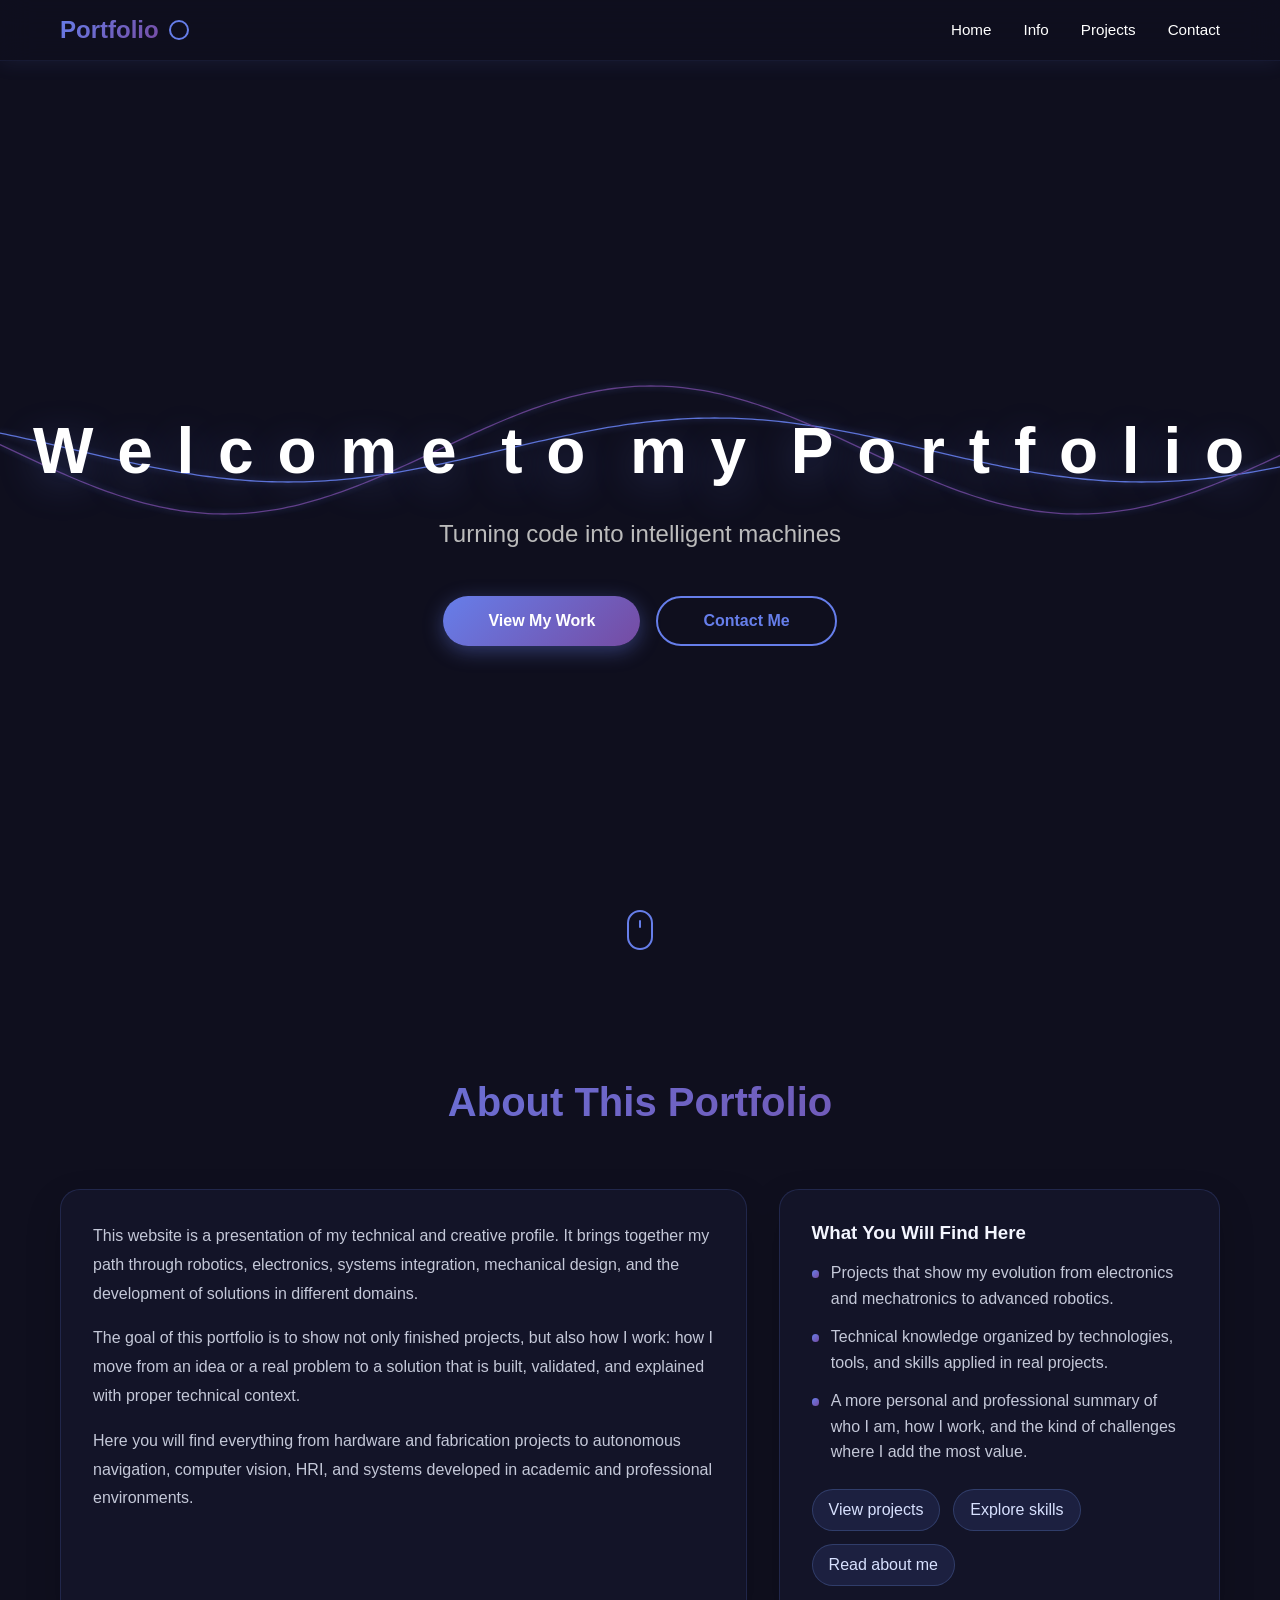
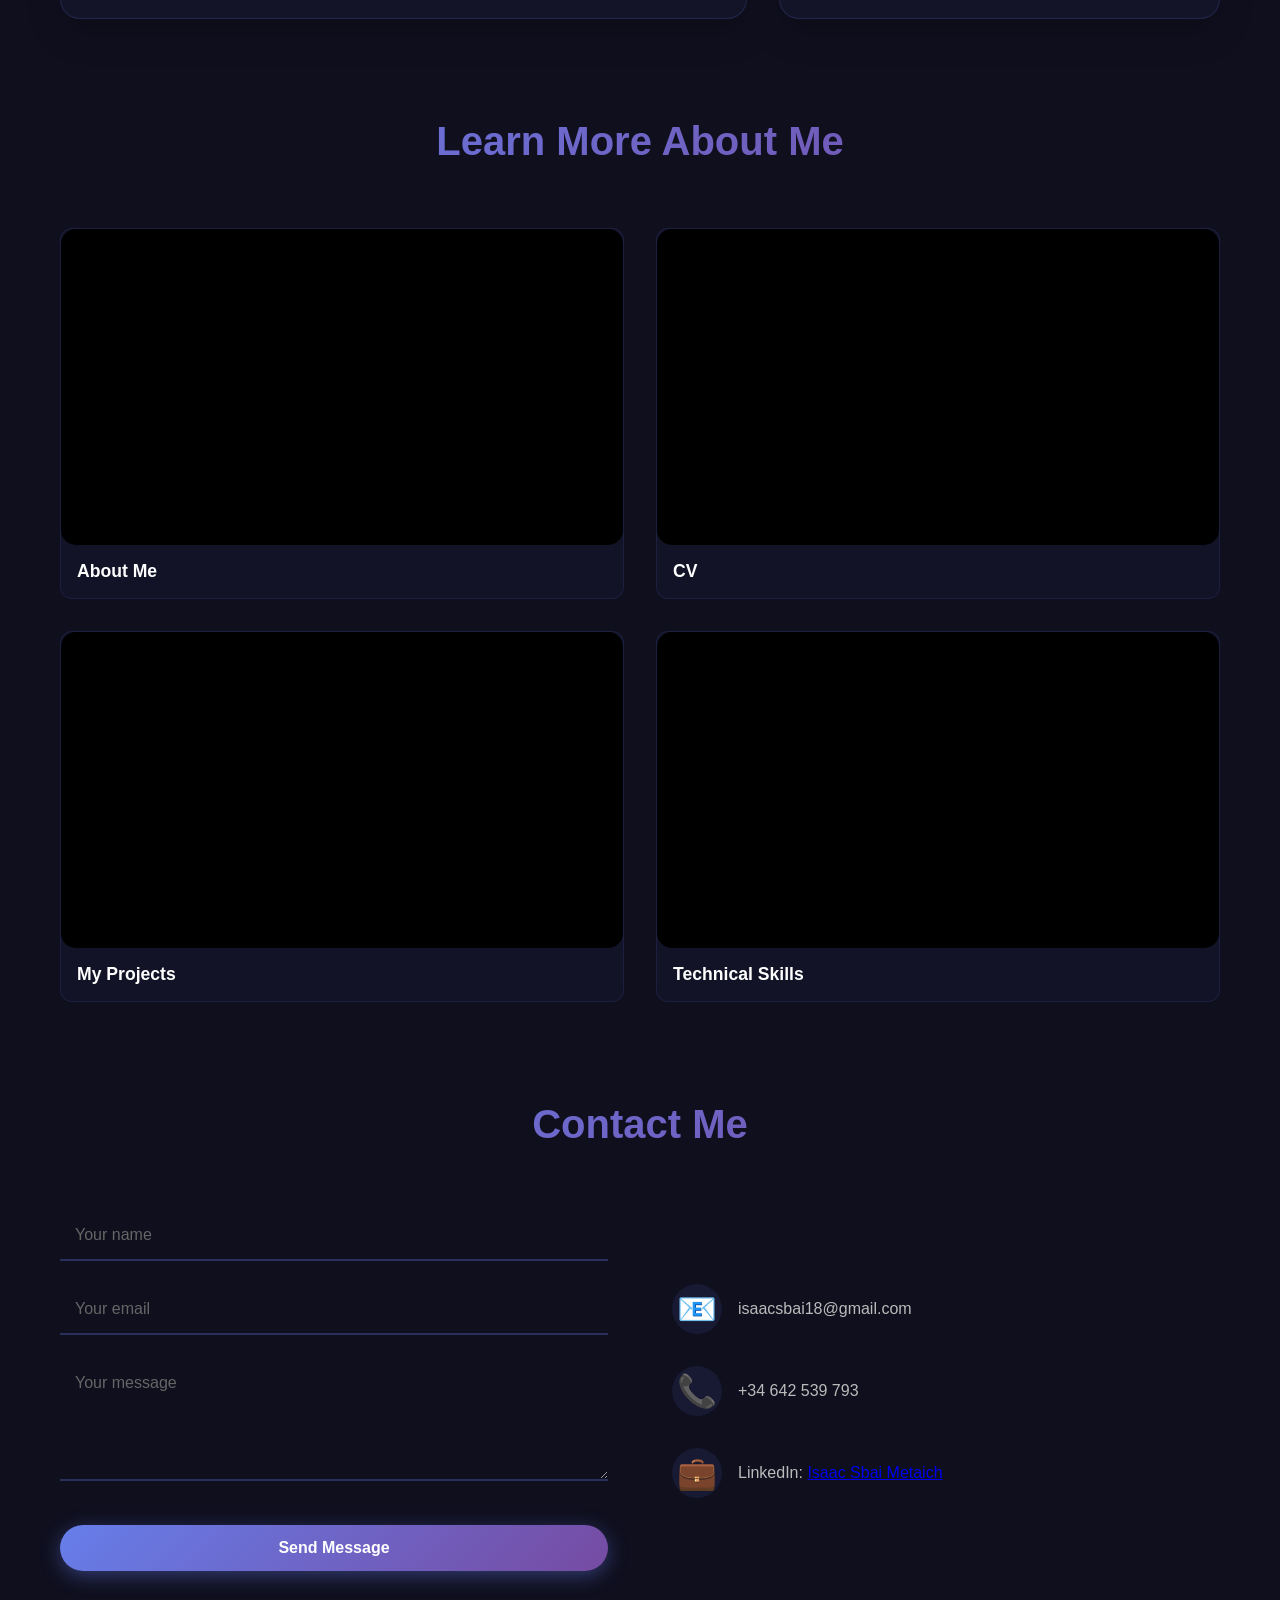
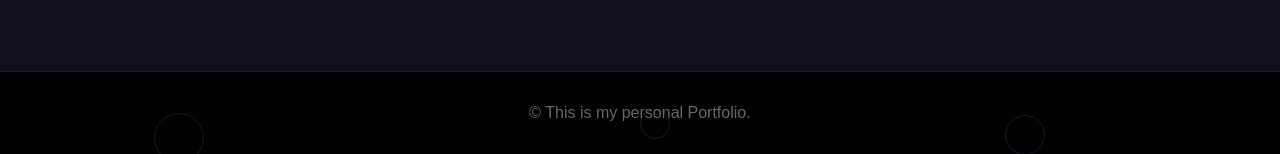
<file: index.html>
<!DOCTYPE html>
<html lang="en">
<head>
    <meta charset="UTF-8">
    <meta name="viewport" content="width=device-width, initial-scale=1.0">
    <title>Isaac Sbai Metaich — Robotics Portfolio</title>
    <link rel="icon" type="image/jpeg" href="logo_ISM.jpg">
    <meta name="description" content="All my background, skills and projects in robotics, electronics and mechatronics.">
    <meta property="og:type" content="website">
    <meta property="og:title" content="Isaac Sbai Metaich — Robotics Portfolio">
    <meta property="og:description" content="All my background, skills and projects I have been involved so far.">
    <meta property="og:url" content="https://isaac-sm.github.io/Portfolio/index.html">
    <meta property="og:image" content="https://isaac-sm.github.io/Portfolio/logo_ISM.jpg">
    <meta name="twitter:card" content="summary">
    <link rel="stylesheet" href="style.css">
</head>
<body>
    <!-- Animated wave background -->
    <div class="wave-background">
        <svg class="waves" viewBox="0 0 1200 1400" preserveAspectRatio="xMidYMid slice">
            <g class="wave-group">
                <!-- Primary wave (baseline amplitude) -->
                <path id="wave1" class="wave-line" d="M0,700 L1200,700" />
                <!-- Secondary wave (double amplitude) -->
                <path id="wave2" class="wave-line" style="stroke: #764ba2; opacity: 0.9;" d="M0,700 L1200,700" />
            </g>
        </svg>
    </div>

    <!-- Navigation -->
    <nav class="navbar">
        <div class="container">
            <div class="logo">
                <span class="logo-text">Portfolio</span>
                <div class="logo-animation"></div>
            </div>
            <ul class="nav-links">
                <li><a href="#inicio">Home</a></li>
                <li><a href="#habilidades">Info</a></li>
                <li><a href="#mas-sobre-mi">Projects</a></li>
                <li><a href="#contacto">Contact</a></li>
            </ul>
        </div>
    </nav>

    <!-- Hero Section -->
    <section id="inicio" class="hero">
        <div class="hero-shapes">
            <div class="shape shape-1"></div>
            <div class="shape shape-2"></div>
            <div class="shape shape-3"></div>
        </div>
        
        <div class="hero-content">
            <div class="title-wrapper">
                <h1 class="hero-title">
                    <span class="letter">W</span>
                    <span class="letter">e</span>
                    <span class="letter">l</span>
                    <span class="letter">c</span>
                    <span class="letter">o</span>
                    <span class="letter">m</span>
                    <span class="letter">e</span>
                    <span class="letter"> </span>
                    <span class="letter">t</span>
                    <span class="letter">o</span>
                    <span class="letter"> </span>
                    <span class="letter">m</span>
                    <span class="letter">y</span>
                    <span class="letter"> </span>
                    <span class="letter">P</span>
                    <span class="letter">o</span>
                    <span class="letter">r</span>
                    <span class="letter">t</span>
                    <span class="letter">f</span>
                    <span class="letter">o</span>
                    <span class="letter">l</span>
                    <span class="letter">i</span>
                    <span class="letter">o</span>
                </h1>
            </div>
            <p class="hero-subtitle">Turning code into intelligent machines</p>
            <div class="cta-buttons">
                <button class="btn-primary" onclick="scrollToSection('#mas-sobre-mi')">View My Work</button>
                <button class="btn-secondary" onclick="scrollToSection('#contacto')">Contact Me</button>
            </div>
        </div>

        <div class="scroll-indicator">
            <div class="mouse"></div>
        </div>
    </section>

    <!-- Portfolio Intro Section -->
    <section id="habilidades" class="skills">
        <div class="container">
            <h2 class="section-title">About This Portfolio</h2>
            <div class="portfolio-intro">
                <div class="portfolio-copy">
                    <p>This website is a presentation of my technical and creative profile. It brings together my path through robotics, electronics, systems integration, mechanical design, and the development of solutions in different domains.</p>
                    <p>The goal of this portfolio is to show not only finished projects, but also how I work: how I move from an idea or a real problem to a solution that is built, validated, and explained with proper technical context.</p>
                    <p>Here you will find everything from hardware and fabrication projects to autonomous navigation, computer vision, HRI, and systems developed in academic and professional environments.</p>
                </div>
                <div class="portfolio-panel">
                    <h3>What You Will Find Here</h3>
                    <ul class="portfolio-list">
                        <li>Projects that show my evolution from electronics and mechatronics to advanced robotics.</li>
                        <li>Technical knowledge organized by technologies, tools, and skills applied in real projects.</li>
                        <li>A more personal and professional summary of who I am, how I work, and the kind of challenges where I add the most value.</li>
                    </ul>
                    <div class="portfolio-links">
                        <a href="mis-proyectos.html">View projects</a>
                        <a href="conocimientos-tecnicos.html">Explore skills</a>
                        <a href="sobre-mi.html">Read about me</a>
                    </div>
                </div>
            </div>
        </div>
    </section>

    <!-- More About Me Section -->
    <section id="mas-sobre-mi" class="more-about">
        <div class="container">
            <h2 class="section-title">Learn More About Me</h2>
            <div class="more-grid">
                <a class="more-card" href="sobre-mi.html">
                    <div class="video-container">
                        <video autoplay muted loop playsinline preload="metadata">
                            <source src="videos/sobre-mi.mp4" type="video/mp4">
                        </video>
                        <div class="video-overlay"><span class="play-icon">▶</span></div>
                    </div>
                    <h3>About Me</h3>
                </a>

                <a class="more-card" href="cv.html">
                    <div class="video-container">
                        <video autoplay muted loop playsinline preload="metadata">
                            <source src="videos/cv.mp4" type="video/mp4">
                        </video>
                        <div class="video-overlay"><span class="play-icon">▶</span></div>
                    </div>
                    <h3>CV</h3>
                </a>

                <a class="more-card" href="mis-proyectos.html">
                    <div class="video-container">
                        <video autoplay muted loop playsinline preload="metadata">
                            <source src="videos/mis-proyectos.mp4" type="video/mp4">
                        </video>
                        <div class="video-overlay"><span class="play-icon">▶</span></div>
                    </div>
                    <h3>My Projects</h3>
                </a>

                <a class="more-card" href="conocimientos-tecnicos.html">
                    <div class="video-container">
                        <video autoplay muted loop playsinline preload="metadata">
                            <source src="videos/conocimientos.mp4" type="video/mp4">
                        </video>
                        <div class="video-overlay"><span class="play-icon">▶</span></div>
                    </div>
                    <h3>Technical Skills</h3>
                </a>
            </div>
        </div>
    </section>

    <!-- Animated Statistics Section 
    <section class="stats">
        <div class="container">
            <div class="stat-item">
                <div class="stat-number" data-target="150">0</div>
                <p>Completed Projects</p>
            </div>
            <div class="stat-item">
                <div class="stat-number" data-target="200">0</div>
                <p>Satisfied Clients</p>
            </div>
            <div class="stat-item">
                <div class="stat-number" data-target="10">0</div>
                <p>Years of Experience</p>
            </div>
            <div class="stat-item">
                <div class="stat-number" data-target="99">0</div>
                <p>% Satisfaction</p>
            </div>
        </div>
    </section>
    -->
    <!-- Contact Section -->
    <section id="contacto" class="contact">
        <div class="container">
            <h2 class="section-title">Contact Me</h2>
            <div class="contact-content">
                <form class="contact-form" action="https://formsubmit.co/43396f07e536f91ed028c464e383d884" method="POST">
                    <input type="hidden" name="_subject" value="New portfolio message from your website">
                    <input type="hidden" name="_captcha" value="false">
                    <input type="hidden" name="_template" value="table">
                    <input type="hidden" name="_next" id="form-next-url" value="thank-you.html">
                    <div class="form-group">
                        <input type="text" name="name" placeholder="Your name" required>
                        <span class="form-border"></span>
                    </div>
                    <div class="form-group">
                        <input type="email" name="email" placeholder="Your email" required>
                        <span class="form-border"></span>
                    </div>
                    <div class="form-group">
                        <textarea name="message" placeholder="Your message" rows="5" required></textarea>
                        <span class="form-border"></span>
                    </div>
                    <button type="submit" class="btn-primary">Send Message</button>
                </form>
                <div class="contact-info">
                    <div class="info-item">
                        <span class="info-icon">📧</span>
                        <p>isaacsbai18@gmail.com</p>
                    </div>
                    <div class="info-item">
                        <span class="info-icon">📞</span>
                        <p>+34 642 539 793</p>
                    </div>
                    <div class="info-item">
                        <span class="info-icon">💼</span>
                        <p>LinkedIn: <a href="https://www.linkedin.com/in/isaac-sbai-metaich-0535a42b7/" target="_blank">Isaac Sbai Metaich</a></p>
                    </div>
                    <!--
                    <div class="social-links">
                        <a href="#" class="social-icon">𝕏</a>
                        <a href="#" class="social-icon">👨‍💻</a>
                        <a href="#" class="social-icon">💼</a>
                        <a href="#" class="social-icon">📷</a>
                    </div>
                    -->
                </div>
            </div>
        </div>
    </section>

    <!-- Footer -->
    <footer class="footer">
        <div class="footer-content">
            <p>&copy; This is my personal Portfolio. </p>
            <div class="floating-shapes">
                <div class="float-shape"></div>
                <div class="float-shape"></div>
                <div class="float-shape"></div>
            </div>
        </div>
    </footer>

    <script src="script.js"></script>
</body>
</html>
</file>
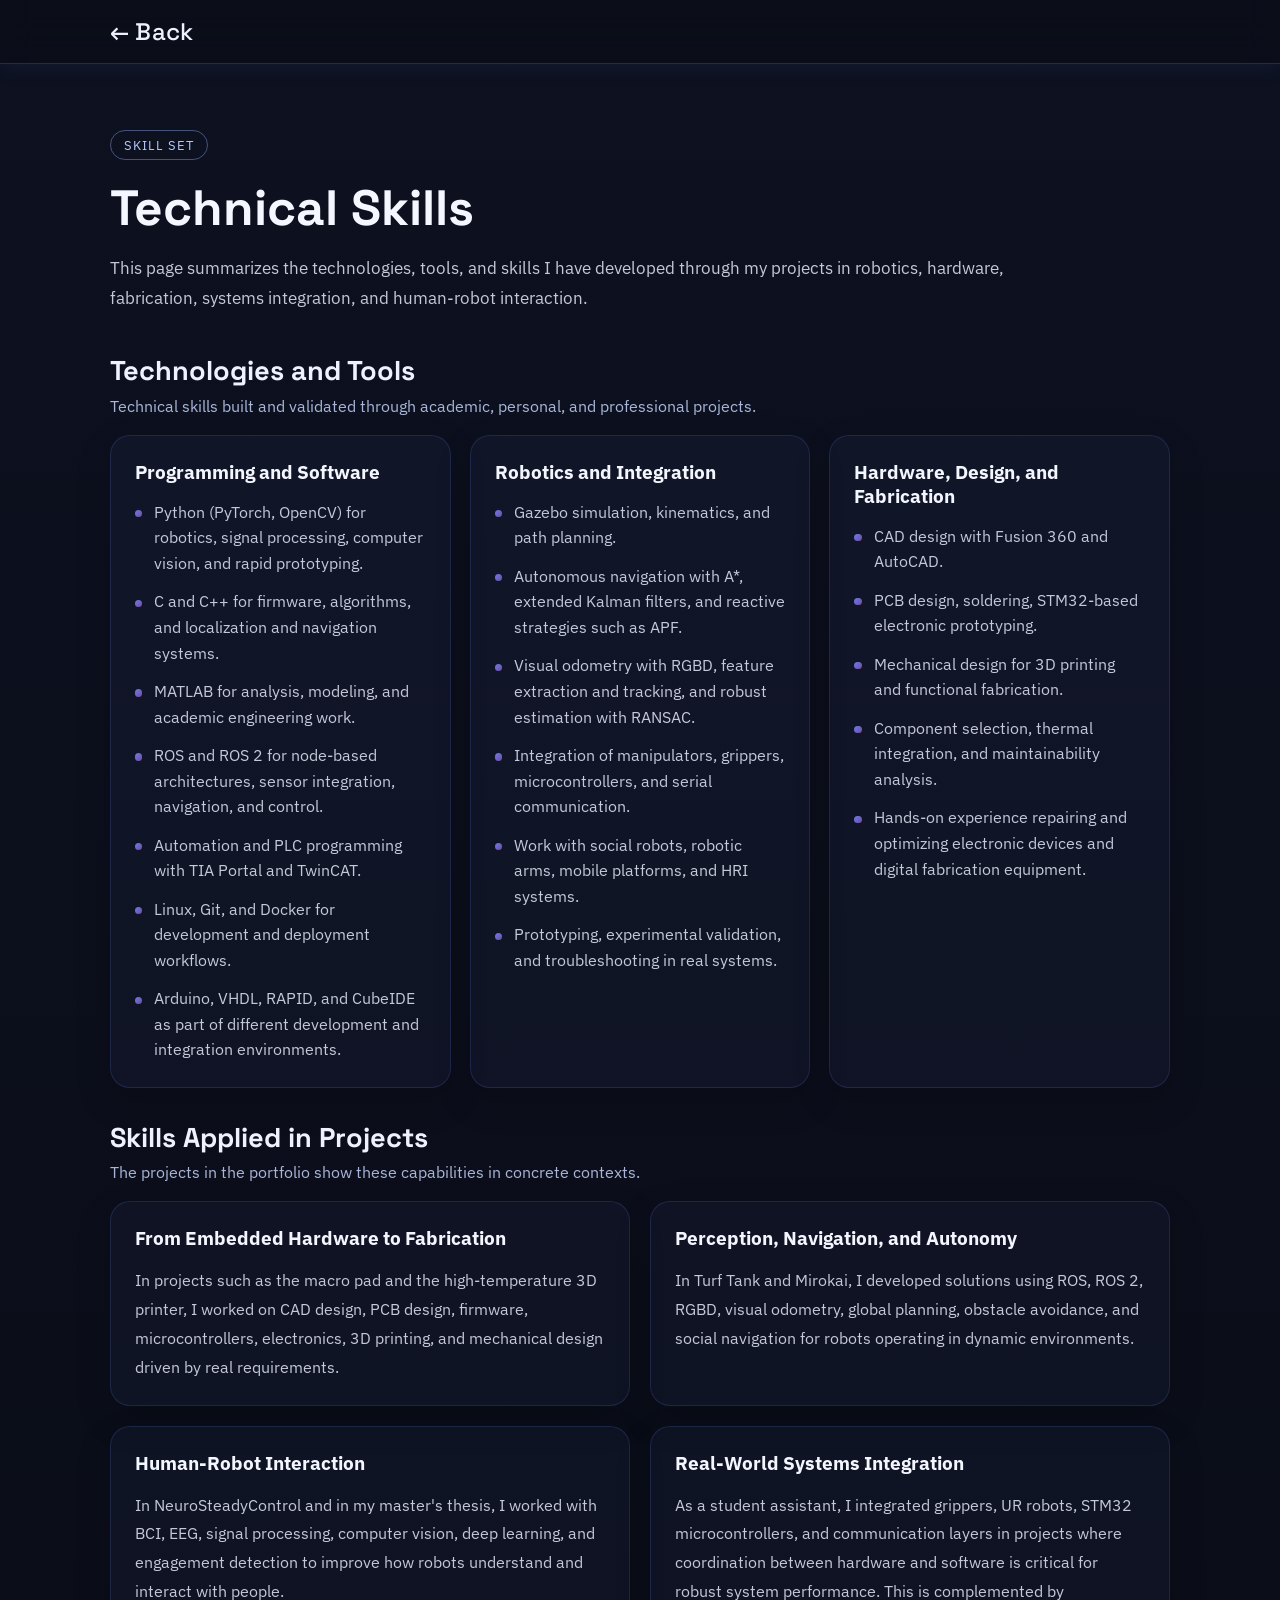
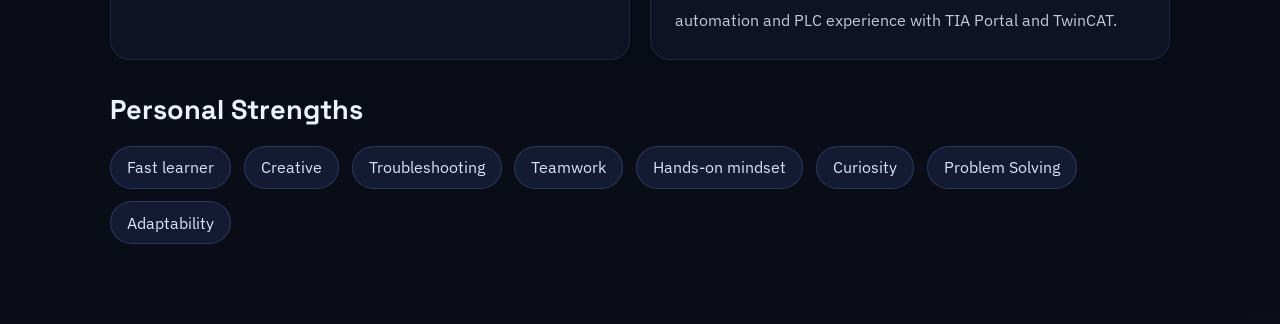
<file: conocimientos-tecnicos.html>
<!DOCTYPE html>
<html lang="en">
<head>
    <meta charset="UTF-8">
    <meta name="viewport" content="width=device-width, initial-scale=1.0">
    <title>Technical Skills — My Portfolio</title>
    <link rel="icon" type="image/jpeg" href="logo_ISM.jpg">
    <meta property="og:type" content="website">
    <meta property="og:title" content="Technical Skills — Isaac Sbai Metaich">
    <meta property="og:description" content="Technologies, tools and skills in robotics, hardware and systems integration.">
    <meta property="og:url" content="https://isaac-sm.github.io/Portfolio/conocimientos-tecnicos.html">
    <meta property="og:image" content="https://isaac-sm.github.io/Portfolio/logo_ISM.jpg">
    <meta name="twitter:card" content="summary">
    <link rel="preconnect" href="https://fonts.googleapis.com">
    <link rel="preconnect" href="https://fonts.gstatic.com" crossorigin>
    <link href="https://fonts.googleapis.com/css2?family=Space+Grotesk:wght@400;500;700&family=IBM+Plex+Sans:wght@400;500;600&display=swap" rel="stylesheet">
    <link rel="stylesheet" href="style.css">
</head>
<body class="cv-page">
    <nav class="navbar">
        <div class="container">
            <div class="logo"><a class="cv-back" href="index.html">← Back</a></div>
        </div>
    </nav>
    <main class="subpage-main">
        <section class="subpage-hero">
            <p class="cv-kicker">Skill Set</p>
            <h1>Technical Skills</h1>
            <p class="subpage-lead">This page summarizes the technologies, tools, and skills I have developed through my projects in robotics, hardware, fabrication, systems integration, and human-robot interaction.</p>
        </section>

        <section class="info-section">
            <div class="info-section-heading">
                <h2>Technologies and Tools</h2>
                <p>Technical skills built and validated through academic, personal, and professional projects.</p>
            </div>
            <div class="info-grid info-grid-3">
                <article class="info-card">
                    <h3>Programming and Software</h3>
                    <ul class="info-list">
                        <li>Python (PyTorch, OpenCV) for robotics, signal processing, computer vision, and rapid prototyping.</li>
                        <li>C and C++ for firmware, algorithms, and localization and navigation systems.</li>
                        <li>MATLAB for analysis, modeling, and academic engineering work.</li>
                        <li>ROS and ROS 2 for node-based architectures, sensor integration, navigation, and control.</li>
                        <li>Automation and PLC programming with TIA Portal and TwinCAT.</li>
                        <li>Linux, Git, and Docker for development and deployment workflows.</li>
                        <li>Arduino, VHDL, RAPID, and CubeIDE as part of different development and integration environments.</li>
                    </ul>
                </article>

                <article class="info-card">
                    <h3>Robotics and Integration</h3>
                    <ul class="info-list">
                        <li>Gazebo simulation, kinematics, and path planning.</li>
                        <li>Autonomous navigation with A*, extended Kalman filters, and reactive strategies such as APF.</li>
                        <li>Visual odometry with RGBD, feature extraction and tracking, and robust estimation with RANSAC.</li>
                        <li>Integration of manipulators, grippers, microcontrollers, and serial communication.</li>
                        <li>Work with social robots, robotic arms, mobile platforms, and HRI systems.</li>
                        <li>Prototyping, experimental validation, and troubleshooting in real systems.</li>
                    </ul>
                </article>

                <article class="info-card">
                    <h3>Hardware, Design, and Fabrication</h3>
                    <ul class="info-list">
                        <li>CAD design with Fusion 360 and AutoCAD.</li>
                        <li>PCB design, soldering, STM32-based electronic prototyping.</li>
                        <li>Mechanical design for 3D printing and functional fabrication.</li>
                        <li>Component selection, thermal integration, and maintainability analysis.</li>
                        <li>Hands-on experience repairing and optimizing electronic devices and digital fabrication equipment.</li>
                    </ul>
                </article>
            </div>
        </section>

        <section class="info-section">
            <div class="info-section-heading">
                <h2>Skills Applied in Projects</h2>
                <p>The projects in the portfolio show these capabilities in concrete contexts.</p>
            </div>
            <div class="info-grid info-grid-2">
                <article class="info-card">
                    <h3>From Embedded Hardware to Fabrication</h3>
                    <p>In projects such as the macro pad and the high-temperature 3D printer, I worked on CAD design, PCB design, firmware, microcontrollers, electronics, 3D printing, and mechanical design driven by real requirements.</p>
                </article>
                <article class="info-card">
                    <h3>Perception, Navigation, and Autonomy</h3>
                    <p>In Turf Tank and Mirokai, I developed solutions using ROS, ROS 2, RGBD, visual odometry, global planning, obstacle avoidance, and social navigation for robots operating in dynamic environments.</p>
                </article>
                <article class="info-card">
                    <h3>Human-Robot Interaction</h3>
                    <p>In NeuroSteadyControl and in my master's thesis, I worked with BCI, EEG, signal processing, computer vision, deep learning, and engagement detection to improve how robots understand and interact with people.</p>
                </article>
                <article class="info-card">
                    <h3>Real-World Systems Integration</h3>
                    <p>As a student assistant, I integrated grippers, UR robots, STM32 microcontrollers, and communication layers in projects where coordination between hardware and software is critical for robust system performance. This is complemented by automation and PLC experience with TIA Portal and TwinCAT.</p>
                </article>
            </div>
        </section>

        <section class="info-section">
            <div class="info-section-heading">
                <h2>Personal Strengths</h2>
            </div>
            <div class="tag-cloud">
                <span>Fast learner</span>
                <span>Creative</span>
                <span>Troubleshooting</span>
                <span>Teamwork</span>
                <span>Hands-on mindset</span>
                <span>Curiosity</span>
                <span>Problem Solving</span>
                <span>Adaptability</span>
            </div>
        </section>
    </main>
</body>
</html>
</file>
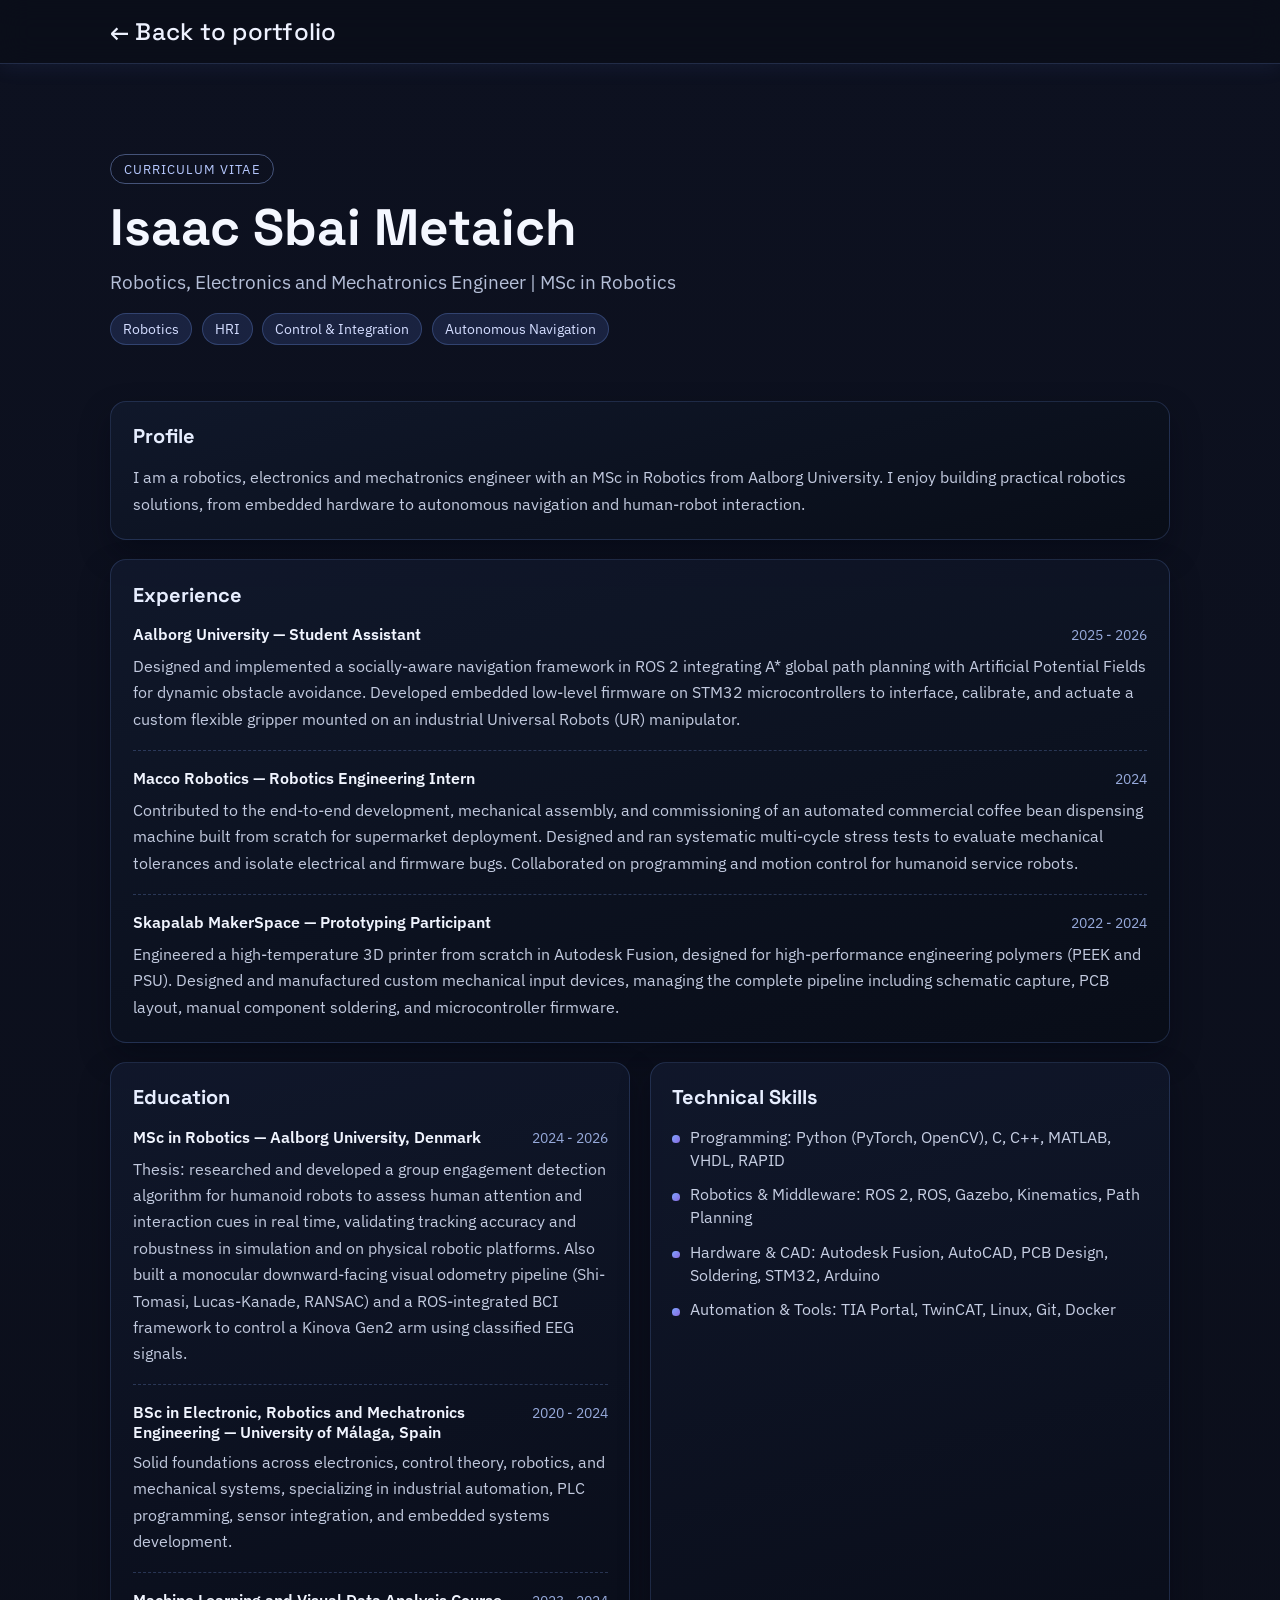
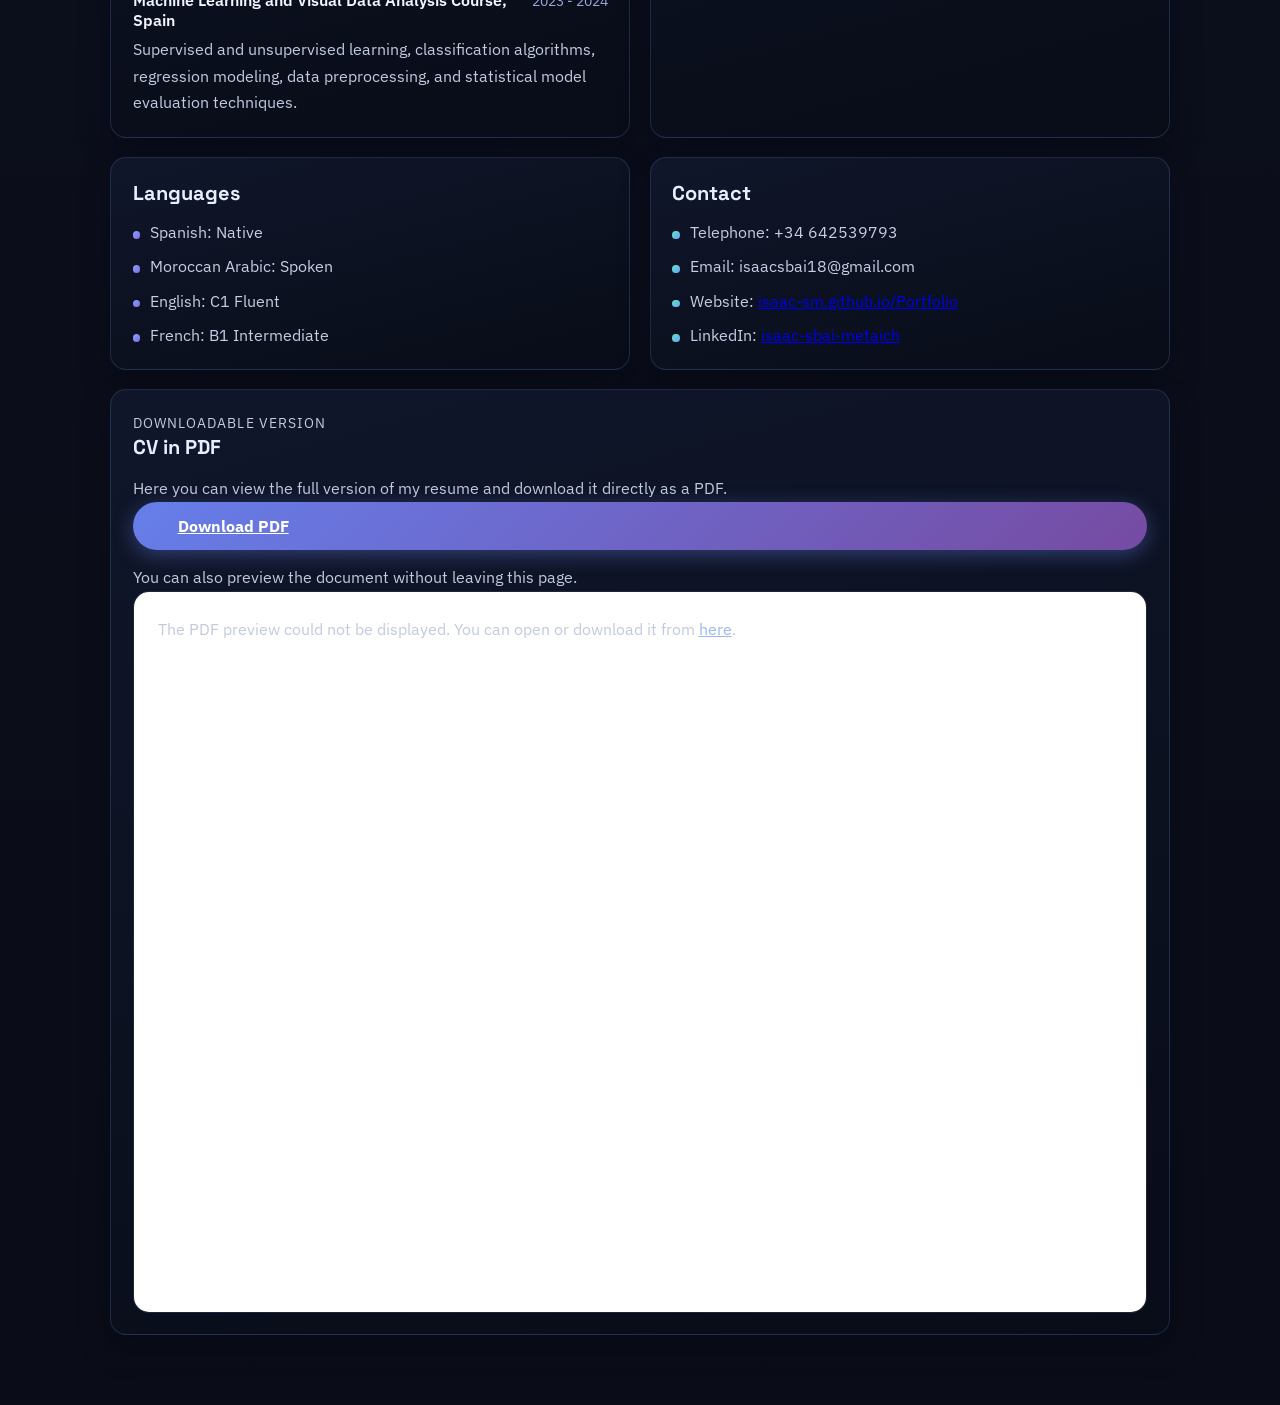
<file: cv.html>
<!DOCTYPE html>
<html lang="en">
<head>
    <meta charset="UTF-8">
    <meta name="viewport" content="width=device-width, initial-scale=1.0">
    <title>CV | Isaac Sbai Metaich</title>
    <link rel="icon" type="image/jpeg" href="logo_ISM.jpg">
    <meta property="og:type" content="website">
    <meta property="og:title" content="CV | Isaac Sbai Metaich">
    <meta property="og:description" content="Robotics, Electronics and Mechatronics Engineer. MSc in Robotics.">
    <meta property="og:url" content="https://isaac-sm.github.io/Portfolio/cv.html">
    <meta property="og:image" content="https://isaac-sm.github.io/Portfolio/logo_ISM.jpg">
    <meta name="twitter:card" content="summary">
    <link rel="preconnect" href="https://fonts.googleapis.com">
    <link rel="preconnect" href="https://fonts.gstatic.com" crossorigin>
    <link href="https://fonts.googleapis.com/css2?family=Space+Grotesk:wght@400;500;700&family=IBM+Plex+Sans:wght@400;500;600&display=swap" rel="stylesheet">
    <link rel="stylesheet" href="style.css">
</head>
<body class="cv-page">
    <nav class="navbar">
        <div class="container">
            <div class="logo">
                <a class="cv-back" href="index.html">← Back to portfolio</a>
            </div>
        </div>
    </nav>

    <main class="cv-main">
        <section class="cv-hero">
            <p class="cv-kicker">Curriculum Vitae</p>
            <h1>Isaac Sbai Metaich</h1>
            <p class="cv-role">Robotics, Electronics and Mechatronics Engineer | MSc in Robotics</p>
            <div class="cv-tags" aria-label="Professional focus areas">
                <span>Robotics</span>
                <span>HRI</span>
                <span>Control & Integration</span>
                <span>Autonomous Navigation</span>
            </div>
        </section>

        <section class="cv-grid" aria-label="CV content">
            <article class="cv-card cv-card-wide">
                <h2>Profile</h2>
                <p>
                    I am a robotics, electronics and mechatronics engineer with an MSc in Robotics from Aalborg
                    University. I enjoy building practical robotics solutions, from embedded hardware to autonomous
                    navigation and human-robot interaction.
                </p>
            </article>

            <article class="cv-card cv-card-wide">
                <h2>Experience</h2>

                <div class="cv-item">
                    <div class="cv-item-head">
                        <h3>Aalborg University — Student Assistant</h3>
                        <p>2025 - 2026</p>
                    </div>
                    <p>
                        Designed and implemented a socially-aware navigation framework in ROS 2 integrating A* global
                        path planning with Artificial Potential Fields for dynamic obstacle avoidance. Developed
                        embedded low-level firmware on STM32 microcontrollers to interface, calibrate, and actuate a
                        custom flexible gripper mounted on an industrial Universal Robots (UR) manipulator.
                    </p>
                </div>

                <div class="cv-item">
                    <div class="cv-item-head">
                        <h3>Macco Robotics — Robotics Engineering Intern</h3>
                        <p>2024</p>
                    </div>
                    <p>
                        Contributed to the end-to-end development, mechanical assembly, and commissioning of an
                        automated commercial coffee bean dispensing machine built from scratch for supermarket
                        deployment. Designed and ran systematic multi-cycle stress tests to evaluate mechanical
                        tolerances and isolate electrical and firmware bugs. Collaborated on programming and motion
                        control for humanoid service robots.
                    </p>
                </div>

                <div class="cv-item">
                    <div class="cv-item-head">
                        <h3>Skapalab MakerSpace — Prototyping Participant</h3>
                        <p>2022 - 2024</p>
                    </div>
                    <p>
                        Engineered a high-temperature 3D printer from scratch in Autodesk Fusion, designed for
                        high-performance engineering polymers (PEEK and PSU). Designed and manufactured custom
                        mechanical input devices, managing the complete pipeline including schematic capture, PCB
                        layout, manual component soldering, and microcontroller firmware.
                    </p>
                </div>
            </article>

            <article class="cv-card">
                <h2>Education</h2>
                <div class="cv-item">
                    <div class="cv-item-head">
                        <h3>MSc in Robotics — Aalborg University, Denmark</h3>
                        <p>2024 - 2026</p>
                    </div>
                    <p>
                        Thesis: researched and developed a group engagement detection algorithm for humanoid robots to
                        assess human attention and interaction cues in real time, validating tracking accuracy and
                        robustness in simulation and on physical robotic platforms. Also built a monocular downward-facing
                        visual odometry pipeline (Shi-Tomasi, Lucas-Kanade, RANSAC) and a ROS-integrated BCI framework
                        to control a Kinova Gen2 arm using classified EEG signals.
                    </p>
                </div>

                <div class="cv-item">
                    <div class="cv-item-head">
                        <h3>BSc in Electronic, Robotics and Mechatronics Engineering — University of Málaga, Spain</h3>
                        <p>2020 - 2024</p>
                    </div>
                    <p>
                        Solid foundations across electronics, control theory, robotics, and mechanical systems,
                        specializing in industrial automation, PLC programming, sensor integration, and embedded
                        systems development.
                    </p>
                </div>

                <div class="cv-item">
                    <div class="cv-item-head">
                        <h3>Machine Learning and Visual Data Analysis Course, Spain</h3>
                        <p>2023 - 2024</p>
                    </div>
                    <p>
                        Supervised and unsupervised learning, classification algorithms, regression modeling, data
                        preprocessing, and statistical model evaluation techniques.
                    </p>
                </div>
            </article>

            <article class="cv-card">
                <h2>Technical Skills</h2>
                <ul class="cv-list">
                    <li>Programming: Python (PyTorch, OpenCV), C, C++, MATLAB, VHDL, RAPID</li>
                    <li>Robotics &amp; Middleware: ROS 2, ROS, Gazebo, Kinematics, Path Planning</li>
                    <li>Hardware &amp; CAD: Autodesk Fusion, AutoCAD, PCB Design, Soldering, STM32, Arduino</li>
                    <li>Automation &amp; Tools: TIA Portal, TwinCAT, Linux, Git, Docker</li>
                </ul>
            </article>

            <article class="cv-card">
                <h2>Languages</h2>
                <ul class="cv-list">
                    <li>Spanish: Native</li>
                    <li>Moroccan Arabic: Spoken</li>
                    <li>English: C1 Fluent</li>
                    <li>French: B1 Intermediate</li>
                </ul>
            </article>

            <article class="cv-card">
                <h2>Contact</h2>
                <ul class="cv-list cv-contact-list">
                    <li>Telephone: +34 642539793</li>
                    <li>Email: isaacsbai18@gmail.com</li>
                    <li>Website: <a href="https://isaac-sm.github.io/Portfolio/" target="_blank">isaac-sm.github.io/Portfolio</a></li>
                    <li>LinkedIn: <a href="https://www.linkedin.com/in/isaac-sbai-metaich-0535a42b7/" target="_blank">isaac-sbai-metaich</a></li>
                </ul>
            </article>
        

            <article class="cv-card cv-card-wide"> 
                <div>
                    <p class="cv-download-label">Downloadable Version</p>
                    <h2>CV in PDF</h2>
                    <p>Here you can view the full version of my resume and download it directly as a PDF.</p>
                </div>
                <div class="cv-download-actions">
                    <a class="btn-primary" href="Isaac Sbai Metaich CV.pdf" download>Download PDF</a>
                    <p class="cv-download-help">You can also preview the document without leaving this page.</p>
                </div>
                <div class="cv-pdf-viewer">
                    <object data="Isaac%20Sbai%20Metaich%20CV.pdf" type="application/pdf" aria-label="PDF preview of the CV">
                        <p>The PDF preview could not be displayed. You can open or download it from <a href="Isaac Sbai Metaich CV.pdf" download>here</a>.</p>
                    </object>
                </div>
            </article>

        </section>
    </main>
</body>
</html>
</file>
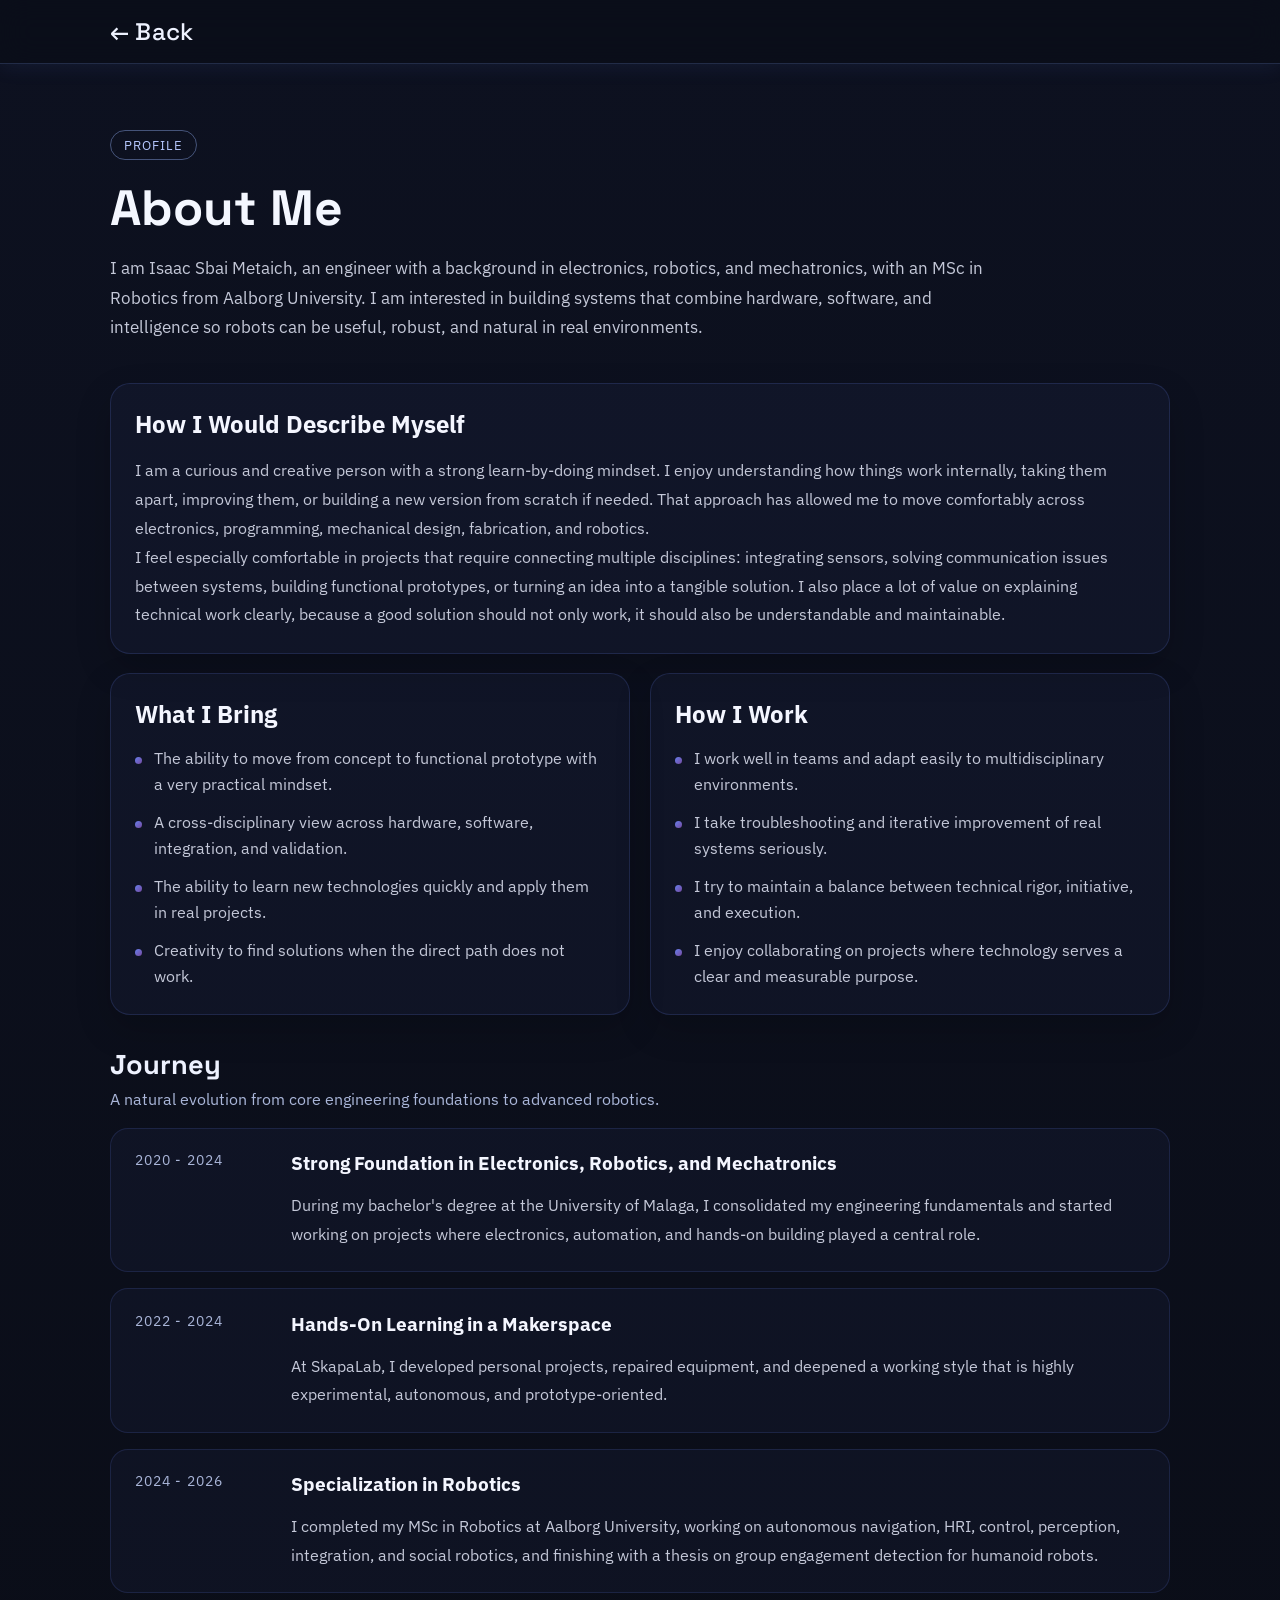
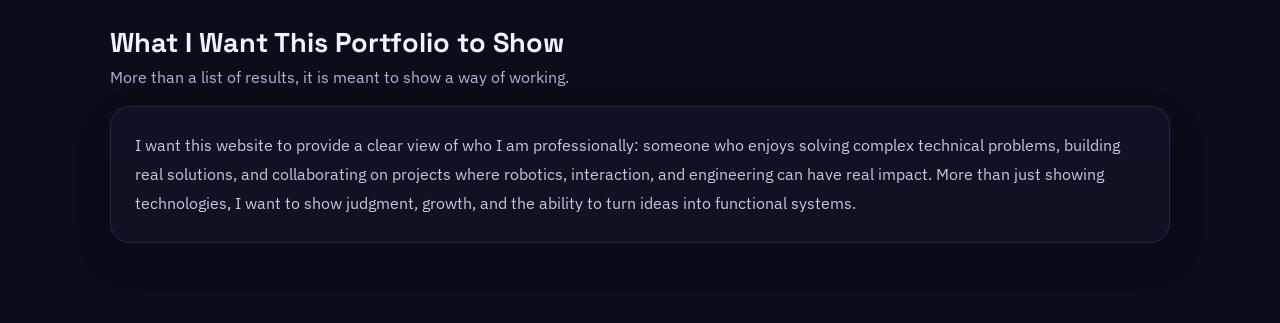
<file: sobre-mi.html>
<!DOCTYPE html>
<html lang="en">
<head>
    <meta charset="UTF-8">
    <meta name="viewport" content="width=device-width, initial-scale=1.0">
    <title>About Me — My Portfolio</title>
    <link rel="icon" type="image/jpeg" href="logo_ISM.jpg">
    <meta property="og:type" content="website">
    <meta property="og:title" content="About Me — Isaac Sbai Metaich">
    <meta property="og:description" content="Robotics, electronics and mechatronics engineer with an MSc in Robotics.">
    <meta property="og:url" content="https://isaac-sm.github.io/Portfolio/sobre-mi.html">
    <meta property="og:image" content="https://isaac-sm.github.io/Portfolio/logo_ISM.jpg">
    <meta name="twitter:card" content="summary">
    <link rel="preconnect" href="https://fonts.googleapis.com">
    <link rel="preconnect" href="https://fonts.gstatic.com" crossorigin>
    <link href="https://fonts.googleapis.com/css2?family=Space+Grotesk:wght@400;500;700&family=IBM+Plex+Sans:wght@400;500;600&display=swap" rel="stylesheet">
    <link rel="stylesheet" href="style.css">
</head>
<body class="cv-page">
    <nav class="navbar">
        <div class="container">
            <div class="logo"><a class="cv-back" href="index.html">← Back</a></div>
        </div>
    </nav>
    <main class="subpage-main">
        <section class="subpage-hero">
            <p class="cv-kicker">Profile</p>
            <h1>About Me</h1>
            <p class="subpage-lead">I am Isaac Sbai Metaich, an engineer with a background in electronics, robotics, and mechatronics, with an MSc in Robotics from Aalborg University. I am interested in building systems that combine hardware, software, and intelligence so robots can be useful, robust, and natural in real environments.</p>
        </section>

        <section class="profile-grid">
            <article class="info-card profile-card-wide">
                <h2>How I Would Describe Myself</h2>
                <p>I am a curious and creative person with a strong learn-by-doing mindset. I enjoy understanding how things work internally, taking them apart, improving them, or building a new version from scratch if needed. That approach has allowed me to move comfortably across electronics, programming, mechanical design, fabrication, and robotics.</p>
                <p>I feel especially comfortable in projects that require connecting multiple disciplines: integrating sensors, solving communication issues between systems, building functional prototypes, or turning an idea into a tangible solution. I also place a lot of value on explaining technical work clearly, because a good solution should not only work, it should also be understandable and maintainable.</p>
            </article>

            <article class="info-card">
                <h2>What I Bring</h2>
                <ul class="info-list">
                    <li>The ability to move from concept to functional prototype with a very practical mindset.</li>
                    <li>A cross-disciplinary view across hardware, software, integration, and validation.</li>
                    <li>The ability to learn new technologies quickly and apply them in real projects.</li>
                    <li>Creativity to find solutions when the direct path does not work.</li>
                </ul>
            </article>

            <article class="info-card">
                <h2>How I Work</h2>
                <ul class="info-list">
                    <li>I work well in teams and adapt easily to multidisciplinary environments.</li>
                    <li>I take troubleshooting and iterative improvement of real systems seriously.</li>
                    <li>I try to maintain a balance between technical rigor, initiative, and execution.</li>
                    <li>I enjoy collaborating on projects where technology serves a clear and measurable purpose.</li>
                </ul>
            </article>
        </section>

        <section class="info-section">
            <div class="info-section-heading">
                <h2>Journey</h2>
                <p>A natural evolution from core engineering foundations to advanced robotics.</p>
            </div>
            <div class="timeline-list">
                <article class="timeline-item">
                    <span class="timeline-year">2020 - 2024</span>
                    <div>
                        <h3>Strong Foundation in Electronics, Robotics, and Mechatronics</h3>
                        <p>During my bachelor's degree at the University of Malaga, I consolidated my engineering fundamentals and started working on projects where electronics, automation, and hands-on building played a central role.</p>
                    </div>
                </article>
                <article class="timeline-item">
                    <span class="timeline-year">2022 - 2024</span>
                    <div>
                        <h3>Hands-On Learning in a Makerspace</h3>
                        <p>At SkapaLab, I developed personal projects, repaired equipment, and deepened a working style that is highly experimental, autonomous, and prototype-oriented.</p>
                    </div>
                </article>
                <article class="timeline-item">
                    <span class="timeline-year">2024 - 2026</span>
                    <div>
                        <h3>Specialization in Robotics</h3>
                        <p>I completed my MSc in Robotics at Aalborg University, working on autonomous navigation, HRI, control, perception, integration, and social robotics, and finishing with a thesis on group engagement detection for humanoid robots.</p>
                    </div>
                </article>
            </div>
        </section>

        <section class="info-section">
            <div class="info-section-heading">
                <h2>What I Want This Portfolio to Show</h2>
                <p>More than a list of results, it is meant to show a way of working.</p>
            </div>
            <article class="info-card">
                <p>I want this website to provide a clear view of who I am professionally: someone who enjoys solving complex technical problems, building real solutions, and collaborating on projects where robotics, interaction, and engineering can have real impact. More than just showing technologies, I want to show judgment, growth, and the ability to turn ideas into functional systems.</p>
            </article>
        </section>
    </main>
</body>
</html>
</file>
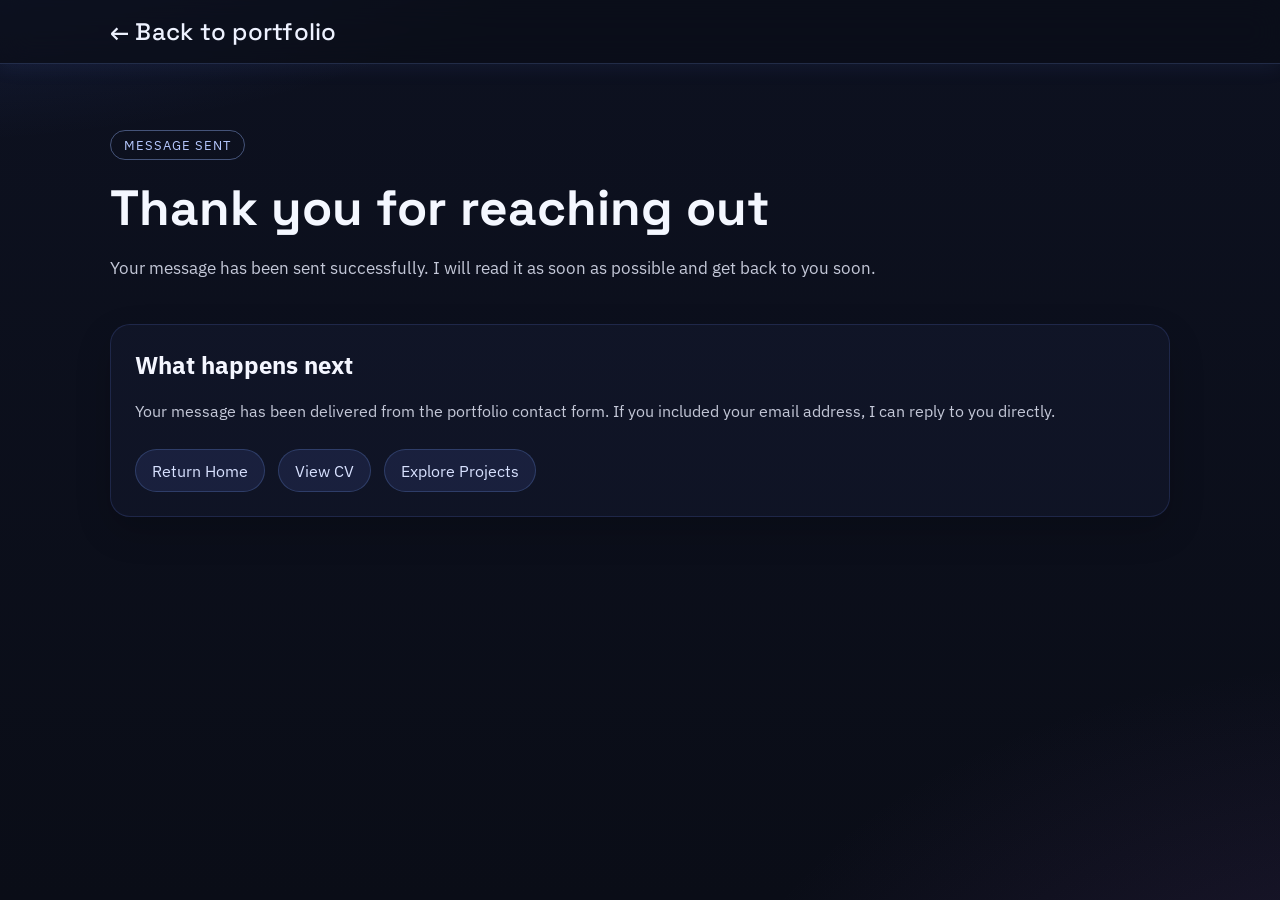
<file: thank-you.html>
<!DOCTYPE html>
<html lang="en">
<head>
    <meta charset="UTF-8">
    <meta name="viewport" content="width=device-width, initial-scale=1.0">
    <title>Thank You — My Portfolio</title>
    <link rel="icon" type="image/jpeg" href="logo_ISM.jpg">
    <link rel="preconnect" href="https://fonts.googleapis.com">
    <link rel="preconnect" href="https://fonts.gstatic.com" crossorigin>
    <link href="https://fonts.googleapis.com/css2?family=Space+Grotesk:wght@400;500;700&family=IBM+Plex+Sans:wght@400;500;600&display=swap" rel="stylesheet">
    <link rel="stylesheet" href="style.css">
</head>
<body class="cv-page">
    <nav class="navbar">
        <div class="container">
            <div class="logo">
                <a class="cv-back" href="index.html">← Back to portfolio</a>
            </div>
        </div>
    </nav>

    <main class="subpage-main">
        <section class="subpage-hero">
            <p class="cv-kicker">Message Sent</p>
            <h1>Thank you for reaching out</h1>
            <p class="subpage-lead">Your message has been sent successfully. I will read it as soon as possible and get back to you soon.</p>
        </section>

        <section class="info-section">
            <article class="info-card">
                <h2>What happens next</h2>
                <p>Your message has been delivered from the portfolio contact form. If you included your email address, I can reply to you directly.</p>
                <div class="portfolio-links">
                    <a href="index.html">Return Home</a>
                    <a href="cv.html">View CV</a>
                    <a href="mis-proyectos.html">Explore Projects</a>
                </div>
            </article>
        </section>
    </main>
</body>
</html>
</file>
<file: style.css>
* {
    margin: 0;
    padding: 0;
    box-sizing: border-box;
}

body {
    font-family: 'Segoe UI', Tahoma, Geneva, Verdana, sans-serif;
    background: #0f0f1e;
    color: #fff;
    overflow-x: hidden;
}

.container {
    max-width: 1200px;
    margin: 0 auto;
    padding: 0 20px;
}

/* Fondo animado con olas */
.wave-background {
    position: fixed;
    top: 0;
    left: 0;
    width: 100%;
    height: 100%;
    z-index: -1;
    background: #0f0f1e;
}

.waves {
    width: 100%;
    height: 100%;
    position: absolute;
    top: 0;
    left: 0;
}

.wave-group {
    opacity: 0.9;
}

.wave-line {
    fill: none;
    stroke: #667eea;
    stroke-width: 1.2;
    stroke-linecap: round;
    filter: drop-shadow(0 0 3px rgba(102, 126, 234, 0.6));
    /* animation handled by inline SVG <animate> to keep endpoints fixed */
    animation: none;
    transform-origin: center;
}

.wave-line:nth-child(odd) {
    stroke: #667eea;
}

.wave-line:nth-child(even) {
    stroke: #764ba2;
}

@keyframes waveOscillate {
    0%, 100% {
        transform: translateY(0px) scaleY(1);
    }
    12.5% {
        transform: translateY(-16px) scaleY(0.96);
    }
    25% {
        transform: translateY(-24px) scaleY(0.92);
    }
    37.5% {
        transform: translateY(-16px) scaleY(0.96);
    }
    50% {
        transform: translateY(0px) scaleY(1);
    }
    62.5% {
        transform: translateY(16px) scaleY(1.04);
    }
    75% {
        transform: translateY(24px) scaleY(1.08);
    }
    87.5% {
        transform: translateY(16px) scaleY(1.04);
    }
}

/* Navegación */
.navbar {
    position: fixed;
    top: 0;
    width: 100%;
    background: rgba(15, 15, 30, 0.7);
    backdrop-filter: blur(15px);
    z-index: 1000;
    box-shadow: 0 2px 20px rgba(102, 126, 234, 0.1);
    border-bottom: 1px solid rgba(102, 126, 234, 0.1);
}

.navbar .container {
    display: flex;
    justify-content: space-between;
    align-items: center;
    padding: 1rem 20px;
}

.logo {
    font-size: 1.5rem;
    font-weight: bold;
    position: relative;
    display: flex;
    align-items: center;
    gap: 10px;
}

.logo-text {
    background: linear-gradient(135deg, #667eea 0%, #764ba2 100%);
    -webkit-background-clip: text;
    -webkit-text-fill-color: transparent;
}

.logo-animation {
    width: 20px;
    height: 20px;
    border: 2px solid #667eea;
    border-radius: 50%;
    animation: spinLogo 3s linear infinite;
}

@keyframes spinLogo {
    0% {
        transform: rotate(0deg);
        border-color: #667eea;
    }
    50% {
        border-color: #764ba2;
    }
    100% {
        transform: rotate(360deg);
        border-color: #667eea;
    }
}

.nav-links {
    display: flex;
    list-style: none;
    gap: 2rem;
}

.nav-links a {
    color: #fff;
    text-decoration: none;
    transition: all 0.3s ease;
    position: relative;
    font-size: 0.95rem;
}

.nav-links a:hover {
    color: #667eea;
}

.nav-links a::after {
    content: '';
    position: absolute;
    bottom: -5px;
    left: 0;
    width: 0;
    height: 2px;
    background: linear-gradient(135deg, #667eea 0%, #764ba2 100%);
    transition: width 0.3s ease;
}

.nav-links a:hover::after {
    width: 100%;
}

/* Sección Hero */
.hero {
    margin-top: 80px;
    min-height: 100vh;
    display: flex;
    flex-direction: column;
    align-items: center;
    justify-content: center;
    background: transparent;
    position: relative;
    overflow: hidden;
}

.hero-shapes {
    position: absolute;
    width: 100%;
    height: 100%;
    z-index: 0;
    display: none;
}

.shape {
    position: absolute;
    border: 2px solid rgba(102, 126, 234, 0.2);
}

.shape-1 {
    width: 300px;
    height: 300px;
    border-radius: 50%;
    top: 10%;
    left: 5%;
    animation: moveShape1 8s ease-in-out infinite;
}

.shape-2 {
    width: 200px;
    height: 200px;
    border-radius: 30%;
    top: 60%;
    right: 10%;
    animation: moveShape2 10s ease-in-out infinite;
}

.shape-3 {
    width: 250px;
    height: 250px;
    border-radius: 60%;
    bottom: 10%;
    left: 50%;
    animation: moveShape3 12s ease-in-out infinite;
}

@keyframes moveShape1 {
    0%, 100% { transform: translate(0, 0); }
    50% { transform: translate(50px, -50px); }
}

@keyframes moveShape2 {
    0%, 100% { transform: translate(0, 0); }
    50% { transform: translate(-50px, 50px); }
}

@keyframes moveShape3 {
    0%, 100% { transform: translate(0, 0); }
    50% { transform: translate(50px, 50px); }
}

.hero-content {
    text-align: center;
    z-index: 2;
    position: relative;
}

.title-wrapper {
    margin-bottom: 2rem;
    perspective: 1000px;
}

.hero-title {
    font-size: 4rem;
    font-weight: 900;
    margin-bottom: 1rem;
    text-shadow: 0 10px 40px rgba(102, 126, 234, 0.3);
    letter-spacing: 3px;
}

.letter {
    display: inline-block;
    animation: letterBounce 4.2s ease infinite;
}

.letter:nth-child(1) { animation-delay: 0s; }
.letter:nth-child(2) { animation-delay: 0.1s; }
.letter:nth-child(3) { animation-delay: 0.2s; }
.letter:nth-child(4) { animation-delay: 0.3s; }
.letter:nth-child(5) { animation-delay: 0.4s; }
.letter:nth-child(6) { animation-delay: 0.5s; }
.letter:nth-child(7) { animation-delay: 0.6s; }
.letter:nth-child(8) { animation-delay: 0.7s; }
.letter:nth-child(9) { animation-delay: 0.8s; }
.letter:nth-child(10) { animation-delay: 0.9s; }
.letter:nth-child(11) { animation-delay: 1.0s; }
.letter:nth-child(12) { animation-delay: 1.1s; }
.letter:nth-child(13) { animation-delay: 1.2s; }
.letter:nth-child(14) { animation-delay: 1.3s; }
.letter:nth-child(15) { animation-delay: 1.4s; }
.letter:nth-child(16) { animation-delay: 1.5s; }
.letter:nth-child(17) { animation-delay: 1.6s; }
.letter:nth-child(18) { animation-delay: 1.7s; }
.letter:nth-child(19) { animation-delay: 1.8s; }
.letter:nth-child(20) { animation-delay: 1.9s; }
.letter:nth-child(21) { animation-delay: 2.0s; }
.letter:nth-child(22) { animation-delay: 2.1s; }
.letter:nth-child(23) { animation-delay: 2.2s; }
.letter:nth-child(24) { animation-delay: 2.3s; }
.letter:nth-child(25) { animation-delay: 2.4s; }
@keyframes letterBounce {
    0% { transform: translateY(0); color: #667eea; }
    23.8095% { transform: translateY(-20px); color: #764ba2; }
    47.619% { transform: translateY(0); color: #667eea; }
    100% { transform: translateY(0); color: #667eea; }
}

.hero-subtitle {
    font-size: 1.5rem;
    color: #bbb;
    margin-bottom: 3rem;
    animation: fadeInScale 0.8s ease 0.3s both;
}

@keyframes fadeInScale {
    from {
        opacity: 0;
        transform: scale(0.8);
    }
    to {
        opacity: 1;
        transform: scale(1);
    }
}

.cta-buttons {
    display: flex;
    gap: 1rem;
    justify-content: center;
    flex-wrap: wrap;
    animation: fadeInScale 0.8s ease 0.5s both;
}

.btn-primary {
    padding: 14px 45px;
    font-size: 1rem;
    background: linear-gradient(135deg, #667eea 0%, #764ba2 100%);
    color: #fff;
    border: none;
    border-radius: 50px;
    cursor: pointer;
    font-weight: bold;
    transition: all 0.3s ease;
    box-shadow: 0 5px 20px rgba(102, 126, 234, 0.4);
}

.btn-primary:hover {
    transform: translateY(-3px);
    box-shadow: 0 10px 40px rgba(102, 126, 234, 0.6);
}

.btn-primary:active {
    transform: translateY(-1px);
}

.btn-secondary {
    padding: 14px 45px;
    font-size: 1rem;
    background: transparent;
    color: #667eea;
    border: 2px solid #667eea;
    border-radius: 50px;
    cursor: pointer;
    font-weight: bold;
    transition: all 0.3s ease;
}

.btn-secondary:hover {
    background: rgba(102, 126, 234, 0.1);
    transform: translateY(-3px);
    box-shadow: 0 10px 40px rgba(102, 126, 234, 0.3);
}

.scroll-indicator {
    position: absolute;
    bottom: 30px;
    left: 50%;
    transform: translateX(-50%);
    z-index: 2;
}

.mouse {
    width: 26px;
    height: 40px;
    border: 2px solid #667eea;
    border-radius: 13px;
    position: relative;
    animation: scroll 1.5s infinite;
}

.mouse::after {
    content: '';
    position: absolute;
    top: 8px;
    left: 50%;
    width: 2px;
    height: 8px;
    background: #667eea;
    border-radius: 1px;
    animation: scrollDot 1.5s infinite;
    transform: translateX(-50%);
}

@keyframes scroll {
    0%, 100% { transform: translateX(-50%) translateY(0); opacity: 1; }
    50% { opacity: 0.5; }
}

@keyframes scrollDot {
    0%, 100% { transform: translateX(-50%) translateY(0); opacity: 0; }
    50% { opacity: 1; }
}

/* Sección Habilidades */
.skills {
    padding: 100px 0;
    background: transparent;
    position: relative;
}

.section-title {
    text-align: center;
    font-size: 2.5rem;
    margin-bottom: 4rem;
    background: linear-gradient(135deg, #667eea 0%, #764ba2 100%);
    -webkit-background-clip: text;
    -webkit-text-fill-color: transparent;
    animation: fadeInDown 0.8s ease;
}

@keyframes fadeInDown {
    from {
        opacity: 0;
        transform: translateY(-30px);
    }
    to {
        opacity: 1;
        transform: translateY(0);
    }
}

.skills-grid {
    display: grid;
    grid-template-columns: repeat(auto-fit, minmax(250px, 1fr));
    gap: 2rem;
}

.skill-card {
    background: rgba(102, 126, 234, 0.05);
    border: 1px solid rgba(102, 126, 234, 0.2);
    padding: 2rem;
    border-radius: 15px;
    text-align: center;
    transition: all 0.3s ease;
    cursor: pointer;
    position: relative;
    overflow: hidden;
}

.skill-card::before {
    content: '';
    position: absolute;
    top: -50%;
    left: -50%;
    width: 200%;
    height: 200%;
    background: linear-gradient(45deg, transparent, rgba(102, 126, 234, 0.1), transparent);
    animation: shimmer 3s infinite;
}

@keyframes shimmer {
    0% { transform: translate(-100%, -100%) rotate(45deg); }
    100% { transform: translate(100%, 100%) rotate(45deg); }
}

.skill-card:hover {
    transform: translateY(-10px);
    background: rgba(102, 126, 234, 0.15);
    border-color: rgba(102, 126, 234, 0.5);
    box-shadow: 0 15px 40px rgba(102, 126, 234, 0.2);
}

.skill-icon {
    font-size: 3rem;
    margin-bottom: 1rem;
    animation: iconBounce 2s ease-in-out infinite;
}

.skill-card:nth-child(1) .skill-icon { animation-delay: 0s; }
.skill-card:nth-child(2) .skill-icon { animation-delay: 0.2s; }
.skill-card:nth-child(3) .skill-icon { animation-delay: 0.4s; }
.skill-card:nth-child(4) .skill-icon { animation-delay: 0.6s; }
.skill-card:nth-child(5) .skill-icon { animation-delay: 0.8s; }
.skill-card:nth-child(6) .skill-icon { animation-delay: 1s; }
.skill-card:nth-child(7) .skill-icon { animation-delay: 1.2s; }
.skill-card:nth-child(8) .skill-icon { animation-delay: 1.4s; }

@keyframes iconBounce {
    0%, 100% { transform: translateY(0); }
    50% { transform: translateY(-10px); }
}

.skill-card h3 {
    font-size: 1.3rem;
    margin-bottom: 1rem;
}

.skill-bar {
    width: 100%;
    height: 8px;
    background: rgba(102, 126, 234, 0.1);
    border-radius: 10px;
    overflow: hidden;
    margin-bottom: 0.5rem;
}

.skill-progress {
    height: 100%;
    background: linear-gradient(90deg, #667eea 0%, #764ba2 100%);
    border-radius: 10px;
    animation: fillProgress 1.5s ease-out forwards;
}

@keyframes fillProgress {
    from { width: 0 !important; }
}

.skill-card p {
    color: #bbb;
    font-size: 0.9rem;
}

/* Sección Proyectos */
.projects {
    padding: 100px 0;
    background: transparent;
}

.projects-grid {
    display: grid;
    grid-template-columns: repeat(auto-fit, minmax(300px, 1fr));
    gap: 2rem;
}

.project-card {
    border-radius: 15px;
    overflow: hidden;
    cursor: pointer;
    transition: all 0.3s ease;
    box-shadow: 0 5px 20px rgba(0, 0, 0, 0.5);
    position: relative;
    height: 350px;
    display: flex;
    flex-direction: column;
    animation: slideUp 0.8s ease;
}

.project-card-1 { animation-delay: 0s; }
.project-card-2 { animation-delay: 0.2s; }
.project-card-3 { animation-delay: 0.4s; }

@keyframes slideUp {
    from {
        opacity: 0;
        transform: translateY(30px);
    }
    to {
        opacity: 1;
        transform: translateY(0);
    }
}

.project-card:hover {
    transform: scale(1.05);
    box-shadow: 0 15px 40px rgba(102, 126, 234, 0.3);
}

.project-image {
    width: 100%;
    height: 200px;
    transition: all 0.3s ease;
    filter: brightness(0.8);
}

.project-card:hover .project-image {
    filter: brightness(1.2);
}

.project-overlay {
    padding: 1.5rem;
    background: linear-gradient(135deg, rgba(15, 15, 30, 0.95), rgba(15, 15, 30, 0.8));
    flex: 1;
    display: flex;
    flex-direction: column;
    justify-content: flex-end;
    opacity: 0;
    transition: all 0.3s ease;
}

.project-card:hover .project-overlay {
    opacity: 1;
}

.project-overlay h3 {
    font-size: 1.3rem;
    margin-bottom: 0.5rem;
}

.project-overlay p {
    color: #bbb;
    margin-bottom: 1rem;
    font-size: 0.9rem;
}

.project-link {
    color: #667eea;
    text-decoration: none;
    font-weight: bold;
    transition: all 0.3s ease;
    display: inline-block;
}

.project-link:hover {
    transform: translateX(5px);
    color: #764ba2;
}

/* Sección Videos */
.videos {
    padding: 100px 0;
    background: transparent;
}

.videos-grid {
    display: grid;
    grid-template-columns: repeat(auto-fit, minmax(300px, 1fr));
    gap: 2rem;
}

/* Styles for "Más sobre mí" 2x2 grid */
.more-grid {
    display: grid;
    grid-template-columns: repeat(2, 1fr);
    gap: 2rem;
    align-items: stretch;
}

.more-card {
    display: block;
    background: rgba(102, 126, 234, 0.04);
    border: 1px solid rgba(102, 126, 234, 0.12);
    border-radius: 12px;
    overflow: hidden;
    text-decoration: none;
    color: inherit;
    transition: transform 0.25s ease, box-shadow 0.25s ease;
}

.more-card:hover {
    transform: translateY(-8px);
    box-shadow: 0 15px 40px rgba(102, 126, 234, 0.15);
}

.more-card h3 {
    padding: 1rem;
    font-size: 1.1rem;
}

.section-note {
    margin-top: 0.8rem;
    color: #bbb;
    font-size: 0.95rem;
}

.video-card {
    background: rgba(102, 126, 234, 0.05);
    border: 1px solid rgba(102, 126, 234, 0.2);
    border-radius: 15px;
    overflow: hidden;
    transition: all 0.3s ease;
    cursor: pointer;
}

.video-card:hover {
    transform: translateY(-10px);
    border-color: rgba(102, 126, 234, 0.6);
    box-shadow: 0 15px 40px rgba(102, 126, 234, 0.2);
}

.video-container {
    position: relative;
    width: 100%;
    padding-bottom: 56.25%;
    background: #000;
    overflow: hidden;
    border-radius: 15px;
}

.video-container video {
    position: absolute;
    top: 0;
    left: 0;
    width: 100%;
    height: 100%;
    object-fit: cover;
}

.video-overlay {
    position: absolute;
    top: 0;
    left: 0;
    width: 100%;
    height: 100%;
    background: rgba(0, 0, 0, 0.4);
    display: flex;
    align-items: center;
    justify-content: center;
    opacity: 0;
    transition: all 0.3s ease;
}

.video-card:hover .video-overlay {
    opacity: 1;
}

.play-icon {
    width: 60px;
    height: 60px;
    background: linear-gradient(135deg, #667eea 0%, #764ba2 100%);
    border-radius: 50%;
    display: flex;
    align-items: center;
    justify-content: center;
    font-size: 1.5rem;
    animation: pulse 1.5s ease-in-out infinite;
}

@keyframes pulse {
    0%, 100% { transform: scale(1); }
    50% { transform: scale(1.2); }
}

.video-card h3 {
    padding: 1.5rem 1.5rem 0.5rem;
    font-size: 1.2rem;
}

.video-card p {
    padding: 0 1.5rem 1.5rem;
    color: #bbb;
    font-size: 0.9rem;
}

/* Sección Estadísticas */
.stats {
    padding: 80px 0;
    background: transparent;
    position: relative;
    overflow: hidden;
}

.stats .container {
    display: grid;
    grid-template-columns: repeat(auto-fit, minmax(200px, 1fr));
    gap: 2rem;
}

.stat-item {
    text-align: center;
    animation: fadeInUp 0.8s ease;
}

.stat-number {
    font-size: 3.5rem;
    font-weight: 900;
    margin-bottom: 0.5rem;
    color: #fff;
    text-shadow: 0 5px 15px rgba(0, 0, 0, 0.2);
}

.stat-item p {
    font-size: 1.1rem;
    color: rgba(255, 255, 255, 0.9);
}

/* Sección Contacto */
.contact {
    padding: 100px 0;
    background: transparent;
}

.contact-content {
    display: grid;
    grid-template-columns: 1fr 1fr;
    gap: 4rem;
    align-items: center;
}

.contact-form {
    display: flex;
    flex-direction: column;
    gap: 1.5rem;
}

.form-group {
    position: relative;
}

.form-group input,
.form-group textarea {
    width: 100%;
    padding: 15px;
    border: none;
    border-bottom: 2px solid rgba(102, 126, 234, 0.3);
    background: transparent;
    color: #fff;
    font-family: inherit;
    font-size: 1rem;
    transition: all 0.3s ease;
}

.form-group input::placeholder,
.form-group textarea::placeholder {
    color: #666;
}

.form-group input:focus,
.form-group textarea:focus {
    outline: none;
    border-bottom-color: #667eea;
    background: rgba(102, 126, 234, 0.05);
}

.form-border {
    position: absolute;
    bottom: -2px;
    left: 0;
    width: 0;
    height: 2px;
    background: linear-gradient(90deg, #667eea 0%, #764ba2 100%);
    transition: width 0.3s ease;
}

.form-group input:focus ~ .form-border,
.form-group textarea:focus ~ .form-border {
    width: 100%;
}

.contact-form button {
    margin-top: 1rem;
}

.contact-info {
    display: flex;
    flex-direction: column;
    gap: 2rem;
}

.info-item {
    display: flex;
    align-items: center;
    gap: 1rem;
    animation: slideInRight 0.8s ease;
}

@keyframes slideInRight {
    from {
        opacity: 0;
        transform: translateX(30px);
    }
    to {
        opacity: 1;
        transform: translateX(0);
    }
}

.info-icon {
    font-size: 2rem;
    width: 50px;
    height: 50px;
    display: flex;
    align-items: center;
    justify-content: center;
    background: rgba(102, 126, 234, 0.1);
    border-radius: 50%;
}

.contact-info p {
    color: #bbb;
}

.social-links {
    display: flex;
    gap: 1rem;
    margin-top: 1rem;
}

.social-icon {
    width: 50px;
    height: 50px;
    display: flex;
    align-items: center;
    justify-content: center;
    background: rgba(102, 126, 234, 0.1);
    border: 1px solid rgba(102, 126, 234, 0.3);
    border-radius: 50%;
    color: #667eea;
    text-decoration: none;
    font-size: 1.2rem;
    transition: all 0.3s ease;
    cursor: pointer;
}

.social-icon:hover {
    background: rgba(102, 126, 234, 0.2);
    border-color: #667eea;
    transform: translateY(-5px);
    box-shadow: 0 5px 15px rgba(102, 126, 234, 0.2);
}

/* CV Page */
.cv-page {
    font-family: 'IBM Plex Sans', 'Segoe UI', Tahoma, Geneva, Verdana, sans-serif;
    min-height: 100vh;
    background:
        radial-gradient(1200px 500px at -10% -20%, rgba(84, 129, 255, 0.22), transparent 65%),
        radial-gradient(1000px 600px at 110% 120%, rgba(118, 75, 162, 0.2), transparent 70%),
        linear-gradient(180deg, #0d1120 0%, #0a0d17 100%);
}

.cv-page .navbar {
    background: rgba(10, 13, 23, 0.7);
    border-bottom: 1px solid rgba(125, 164, 255, 0.2);
}

.cv-page .container {
    max-width: 1100px;
}

.cv-back {
    color: #eef2ff;
    text-decoration: none;
    font-family: 'Space Grotesk', sans-serif;
    font-weight: 500;
    letter-spacing: 0.01em;
    transition: color 0.25s ease;
}

.cv-back:hover {
    color: #9ab6ff;
}

.cv-main {
    max-width: 1100px;
    margin: 0 auto;
    padding: 130px 20px 70px;
}

.cv-hero {
    margin-bottom: 2rem;
    padding: 1.5rem 0;
    animation: fadeInDown 0.7s ease;
}

.cv-kicker {
    display: inline-block;
    padding: 0.35rem 0.8rem;
    border: 1px solid rgba(154, 182, 255, 0.4);
    border-radius: 999px;
    color: #b7c9ff;
    font-size: 0.82rem;
    margin-bottom: 1rem;
    text-transform: uppercase;
    letter-spacing: 0.08em;
}

.cv-hero h1 {
    font-family: 'Space Grotesk', sans-serif;
    font-size: clamp(2rem, 5vw, 3.2rem);
    font-weight: 700;
    color: #f4f7ff;
    line-height: 1.1;
    margin-bottom: 0.8rem;
}

.cv-role {
    color: #b5bfd8;
    font-size: clamp(1rem, 2.5vw, 1.2rem);
    max-width: 820px;
}

.cv-tags {
    display: flex;
    flex-wrap: wrap;
    gap: 0.6rem;
    margin-top: 1.2rem;
}

.cv-tags span {
    font-size: 0.86rem;
    color: #d4ddff;
    background: rgba(104, 143, 255, 0.15);
    border: 1px solid rgba(125, 164, 255, 0.25);
    padding: 0.35rem 0.75rem;
    border-radius: 999px;
}

.cv-grid {
    display: grid;
    grid-template-columns: repeat(2, minmax(0, 1fr));
    gap: 1.2rem;
}

.cv-card {
    background: linear-gradient(165deg, rgba(17, 24, 44, 0.94), rgba(9, 13, 24, 0.94));
    border: 1px solid rgba(125, 164, 255, 0.18);
    border-radius: 16px;
    padding: 1.35rem;
    box-shadow: 0 14px 30px rgba(4, 7, 16, 0.35);
    animation: slideUp 0.6s ease;
}

.cv-card-wide {
    grid-column: 1 / -1;
}

.cv-card h2 {
    font-family: 'Space Grotesk', sans-serif;
    color: #e7eeff;
    font-size: 1.25rem;
    margin-bottom: 0.95rem;
}

.cv-card p {
    color: #c2cadf;
    line-height: 1.65;
}

.cv-item + .cv-item {
    margin-top: 1.1rem;
    padding-top: 1rem;
    border-top: 1px dashed rgba(129, 162, 244, 0.25);
}

.cv-item-head {
    display: flex;
    justify-content: space-between;
    gap: 1rem;
    align-items: baseline;
    margin-bottom: 0.4rem;
}

.cv-item-head h3 {
    color: #f1f5ff;
    font-size: 1rem;
    font-weight: 600;
}

.cv-item-head p {
    color: #97aadb;
    font-size: 0.9rem;
    white-space: nowrap;
}

.cv-list {
    list-style: none;
    display: grid;
    gap: 0.7rem;
}

.cv-list li {
    color: #c6cee3;
    padding-left: 1.1rem;
    position: relative;
    line-height: 1.45;
}

.cv-list li::before {
    content: '';
    position: absolute;
    left: 0;
    top: 0.62rem;
    width: 0.48rem;
    height: 0.48rem;
    border-radius: 50%;
    background: linear-gradient(135deg, #7da4ff, #8a6adf);
}

.cv-contact-list li::before {
    background: linear-gradient(135deg, #5fe6c0, #6aa0ff);
}

.portfolio-intro {
    display: grid;
    grid-template-columns: minmax(0, 1.4fr) minmax(280px, 0.9fr);
    gap: 2rem;
    align-items: stretch;
}

.portfolio-copy,
.portfolio-panel,
.info-card,
.cv-download-card {
    background: rgba(102, 126, 234, 0.05);
    border: 1px solid rgba(102, 126, 234, 0.18);
    border-radius: 20px;
    box-shadow: 0 14px 35px rgba(0, 0, 0, 0.18);
}

.portfolio-copy {
    padding: 2rem;
}

.portfolio-copy p + p {
    margin-top: 1rem;
}

.portfolio-copy p,
.portfolio-panel p,
.subpage-lead,
.info-card p,
.timeline-item p,
.cv-download-card p {
    color: #c4c8d8;
    line-height: 1.8;
}

.portfolio-panel {
    padding: 2rem;
}

.portfolio-panel h3,
.info-card h2,
.info-card h3,
.timeline-item h3,
.cv-download-card h2 {
    color: #f4f6ff;
    margin-bottom: 1rem;
}

.portfolio-list,
.info-list {
    list-style: none;
    display: grid;
    gap: 0.8rem;
}

.portfolio-list li,
.info-list li {
    position: relative;
    padding-left: 1.2rem;
    color: #c4c8d8;
    line-height: 1.6;
}

.portfolio-list li::before,
.info-list li::before {
    content: '';
    position: absolute;
    left: 0;
    top: 0.65rem;
    width: 0.45rem;
    height: 0.45rem;
    border-radius: 50%;
    background: linear-gradient(135deg, #667eea, #764ba2);
}

.portfolio-links {
    display: flex;
    flex-wrap: wrap;
    gap: 0.8rem;
    margin-top: 1.5rem;
}

.portfolio-links a,
.tag-cloud span {
    display: inline-flex;
    align-items: center;
    justify-content: center;
    min-height: 42px;
    padding: 0.65rem 1rem;
    border-radius: 999px;
    text-decoration: none;
    color: #d8e1ff;
    background: rgba(102, 126, 234, 0.12);
    border: 1px solid rgba(125, 164, 255, 0.22);
    transition: transform 0.25s ease, background 0.25s ease, border-color 0.25s ease;
}

.portfolio-links a:hover,
.tag-cloud span:hover {
    transform: translateY(-3px);
    background: rgba(102, 126, 234, 0.2);
    border-color: rgba(125, 164, 255, 0.45);
}

.subpage-main {
    max-width: 1100px;
    margin: 0 auto;
    padding: 130px 20px 80px;
}

.subpage-hero {
    margin-bottom: 2.5rem;
}

.subpage-hero h1 {
    font-family: 'Space Grotesk', sans-serif;
    font-size: clamp(2rem, 5vw, 3.1rem);
    margin-bottom: 0.9rem;
    color: #f4f7ff;
}

.subpage-lead {
    max-width: 900px;
    font-size: 1.04rem;
}

.info-section + .info-section {
    margin-top: 2rem;
}

.info-section-heading {
    margin-bottom: 1.2rem;
}

.info-section-heading h2 {
    font-family: 'Space Grotesk', sans-serif;
    color: #eef2ff;
    font-size: 1.7rem;
    margin-bottom: 0.45rem;
}

.info-section-heading p,
.cv-download-label,
.timeline-year,
.cv-download-help {
    color: #aab6d9;
}

.info-grid {
    display: grid;
    gap: 1.2rem;
}

.info-grid-3 {
    grid-template-columns: repeat(3, minmax(0, 1fr));
}

.info-grid-2,
.profile-grid {
    grid-template-columns: repeat(2, minmax(0, 1fr));
}

.info-card {
    padding: 1.5rem;
}

.profile-grid {
    display: grid;
    gap: 1.2rem;
    margin-bottom: 2rem;
}

.profile-card-wide {
    grid-column: 1 / -1;
}

.timeline-list {
    display: grid;
    gap: 1rem;
}

.timeline-item {
    display: grid;
    grid-template-columns: 140px 1fr;
    gap: 1rem;
    padding: 1.4rem 1.5rem;
    background: rgba(102, 126, 234, 0.05);
    border: 1px solid rgba(102, 126, 234, 0.16);
    border-radius: 18px;
}

.timeline-year,
.cv-download-label {
    font-size: 0.85rem;
    text-transform: uppercase;
    letter-spacing: 0.08em;
}

.tag-cloud {
    display: flex;
    flex-wrap: wrap;
    gap: 0.8rem;
}

.cv-download-card {
    display: grid;
    grid-template-columns: minmax(0, 1.5fr) minmax(240px, 0.9fr);
    gap: 1.2rem;
    padding: 1.5rem;
    margin-bottom: 1.5rem;
}

.cv-download-actions {
    display: flex;
    flex-direction: column;
    justify-content: center;
    gap: 0.9rem;
}

.btn-disabled {
    pointer-events: none;
    opacity: 0.7;
    text-align: center;
}

.cv-pdf-viewer {
    grid-column: 1 / -1;
    min-height: 720px;
    border: 1px solid rgba(125, 164, 255, 0.18);
    border-radius: 16px;
    overflow: hidden;
    background: rgba(6, 9, 18, 0.75);
}

.cv-pdf-viewer object {
    width: 100%;
    min-height: 720px;
    display: block;
    background: #ffffff;
}

.cv-pdf-viewer p {
    padding: 1.5rem;
}

.cv-pdf-viewer a {
    color: #9ab6ff;
}

/* Footer */
.footer {
    background: #000;
    padding: 2rem;
    text-align: center;
    color: #666;
    border-top: 1px solid rgba(102, 126, 234, 0.2);
    position: relative;
    overflow: hidden;
}

.footer-content {
    position: relative;
    z-index: 2;
}

.floating-shapes {
    position: absolute;
    top: 0;
    left: 0;
    width: 100%;
    height: 100%;
    z-index: 1;
}

.float-shape {
    position: absolute;
    width: 50px;
    height: 50px;
    border: 1px solid rgba(102, 126, 234, 0.2);
    border-radius: 50%;
    animation: floatAround 6s ease-in-out infinite;
}

.float-shape:nth-child(1) {
    left: 10%;
    top: 50%;
    animation-delay: 0s;
}

.float-shape:nth-child(2) {
    left: 50%;
    top: 30%;
    width: 30px;
    height: 30px;
    animation-delay: 1s;
}

.float-shape:nth-child(3) {
    left: 80%;
    top: 60%;
    width: 40px;
    height: 40px;
    animation-delay: 2s;
}

@keyframes floatAround {
    0%, 100% { transform: translate(0, 0); }
    25% { transform: translate(20px, -20px); }
    50% { transform: translate(0, 20px); }
    75% { transform: translate(-20px, -20px); }
}

/* Responsive */
@media (max-width: 768px) {
    .hero-title {
        font-size: 2rem;
    }

    .nav-links {
        gap: 1rem;
        font-size: 0.8rem;
    }

    .section-title {
        font-size: 1.8rem;
    }

    .cta-buttons {
        flex-direction: column;
    }

    .btn-primary,
    .btn-secondary {
        width: 100%;
    }

    .contact-content {
        grid-template-columns: 1fr;
        gap: 2rem;
    }

    .more-grid {
        grid-template-columns: 1fr;
    }

    .portfolio-intro,
    .info-grid-3,
    .info-grid-2,
    .profile-grid,
    .cv-download-card,
    .timeline-item {
        grid-template-columns: 1fr;
    }

    .cv-main {
        padding-top: 108px;
    }

    .subpage-main {
        padding-top: 108px;
    }

    .cv-pdf-viewer,
    .cv-pdf-viewer object {
        min-height: 520px;
    }

    .cv-grid {
        grid-template-columns: 1fr;
    }

    .cv-card-wide {
        grid-column: auto;
    }

    .cv-item-head {
        flex-direction: column;
        gap: 0.35rem;
    }

    .cv-item-head p {
        white-space: normal;
    }
}
</file>
